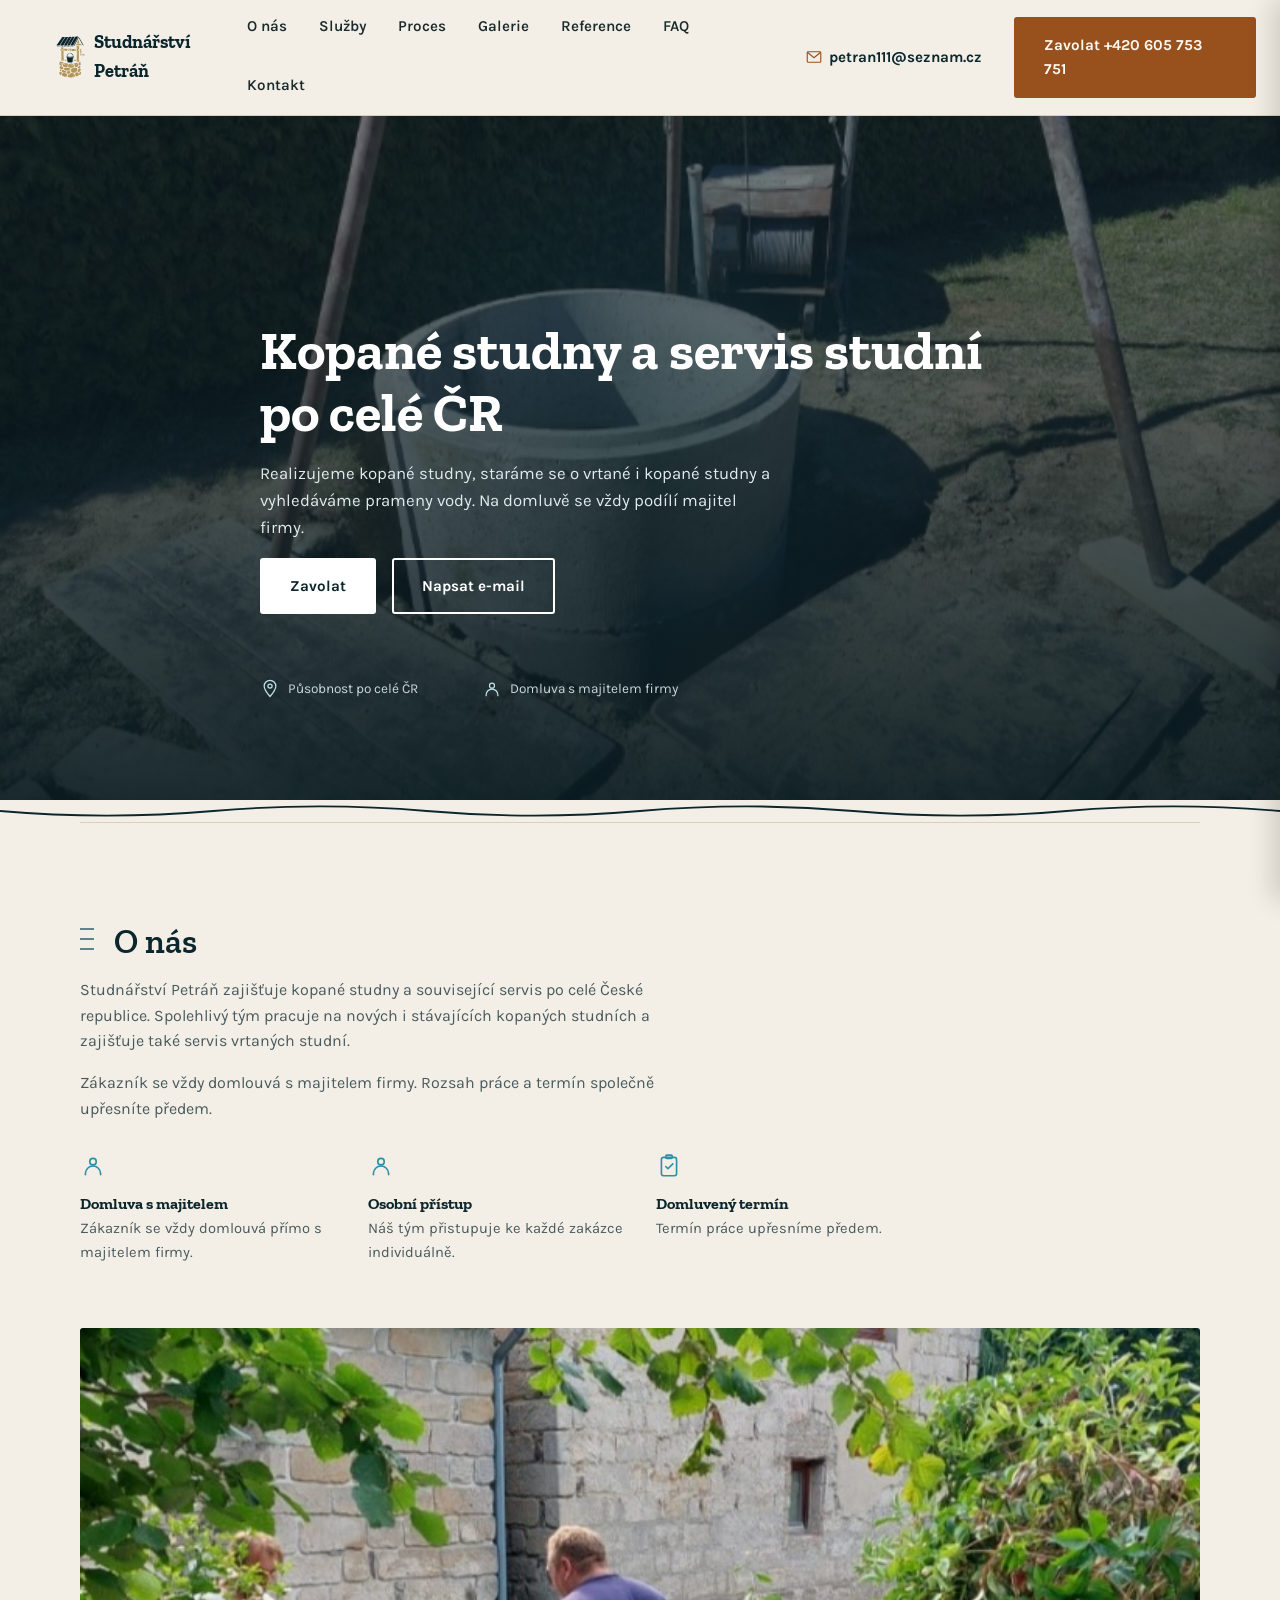
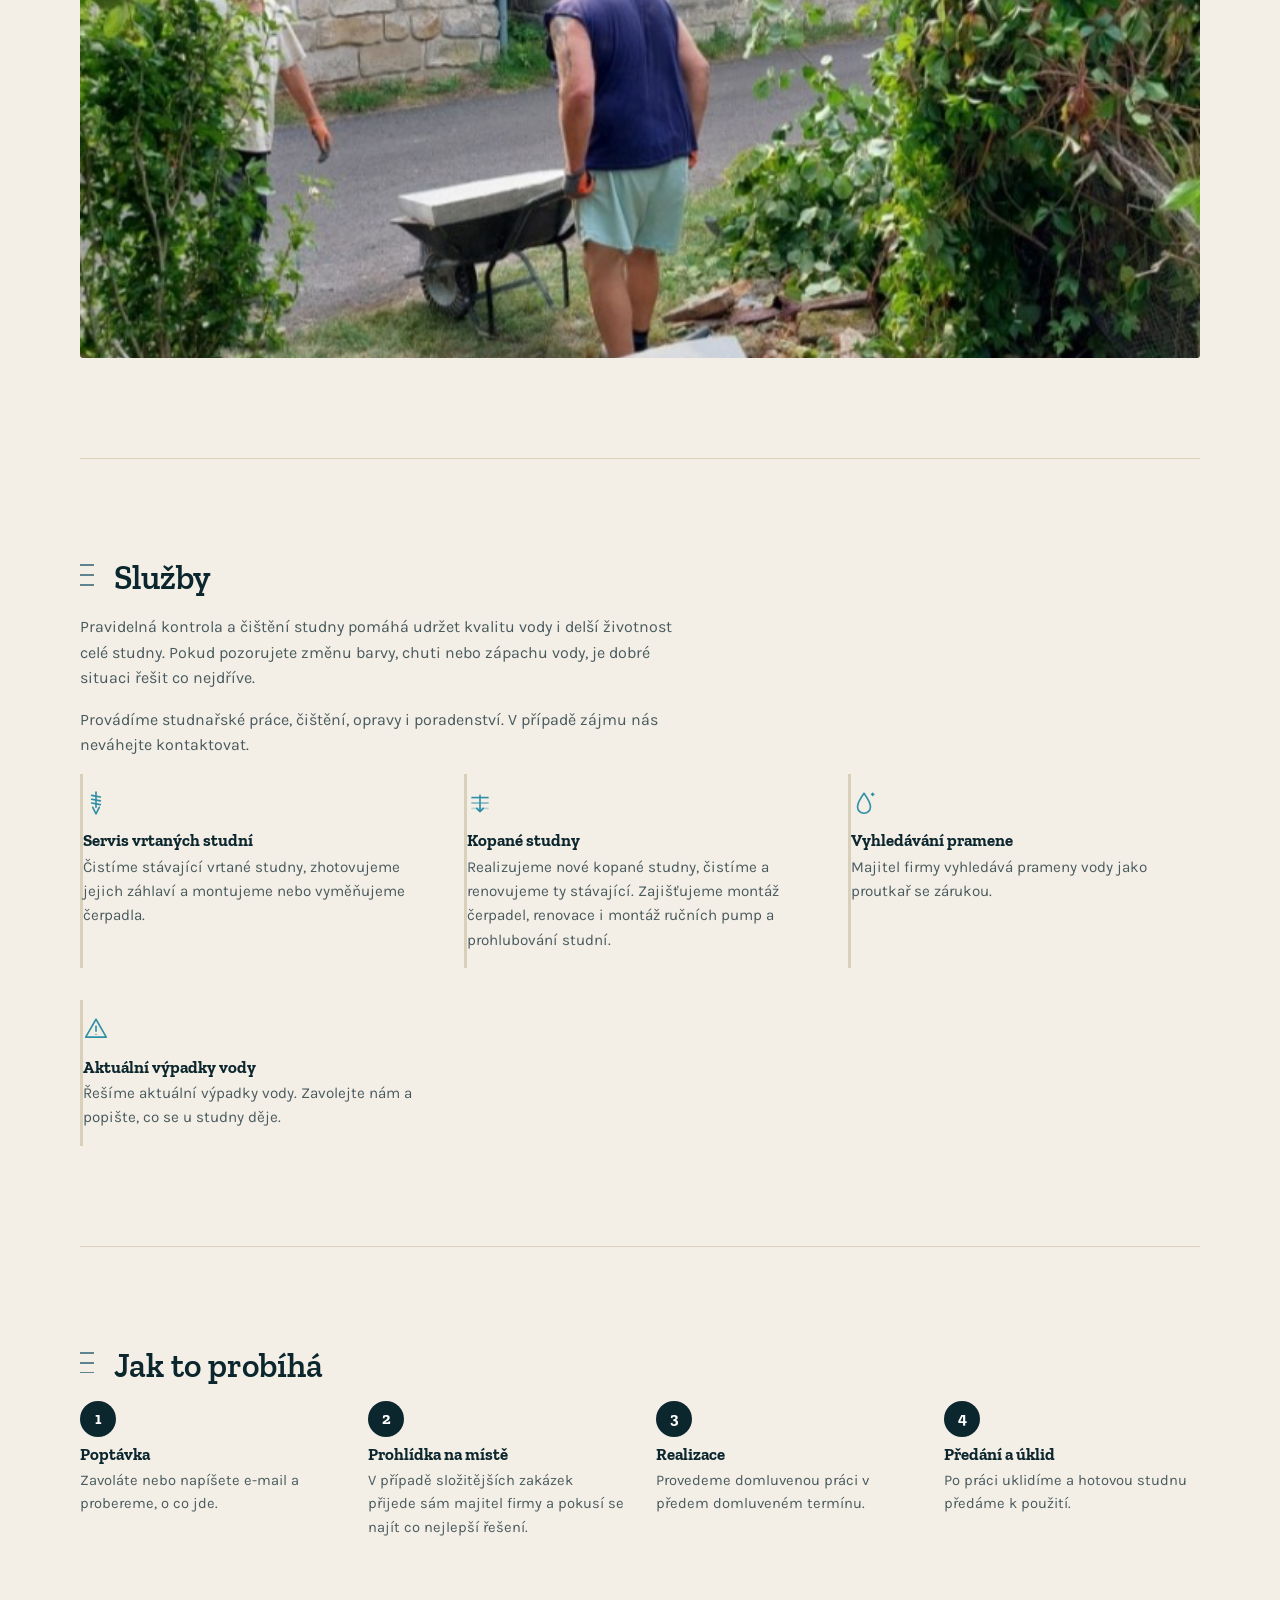
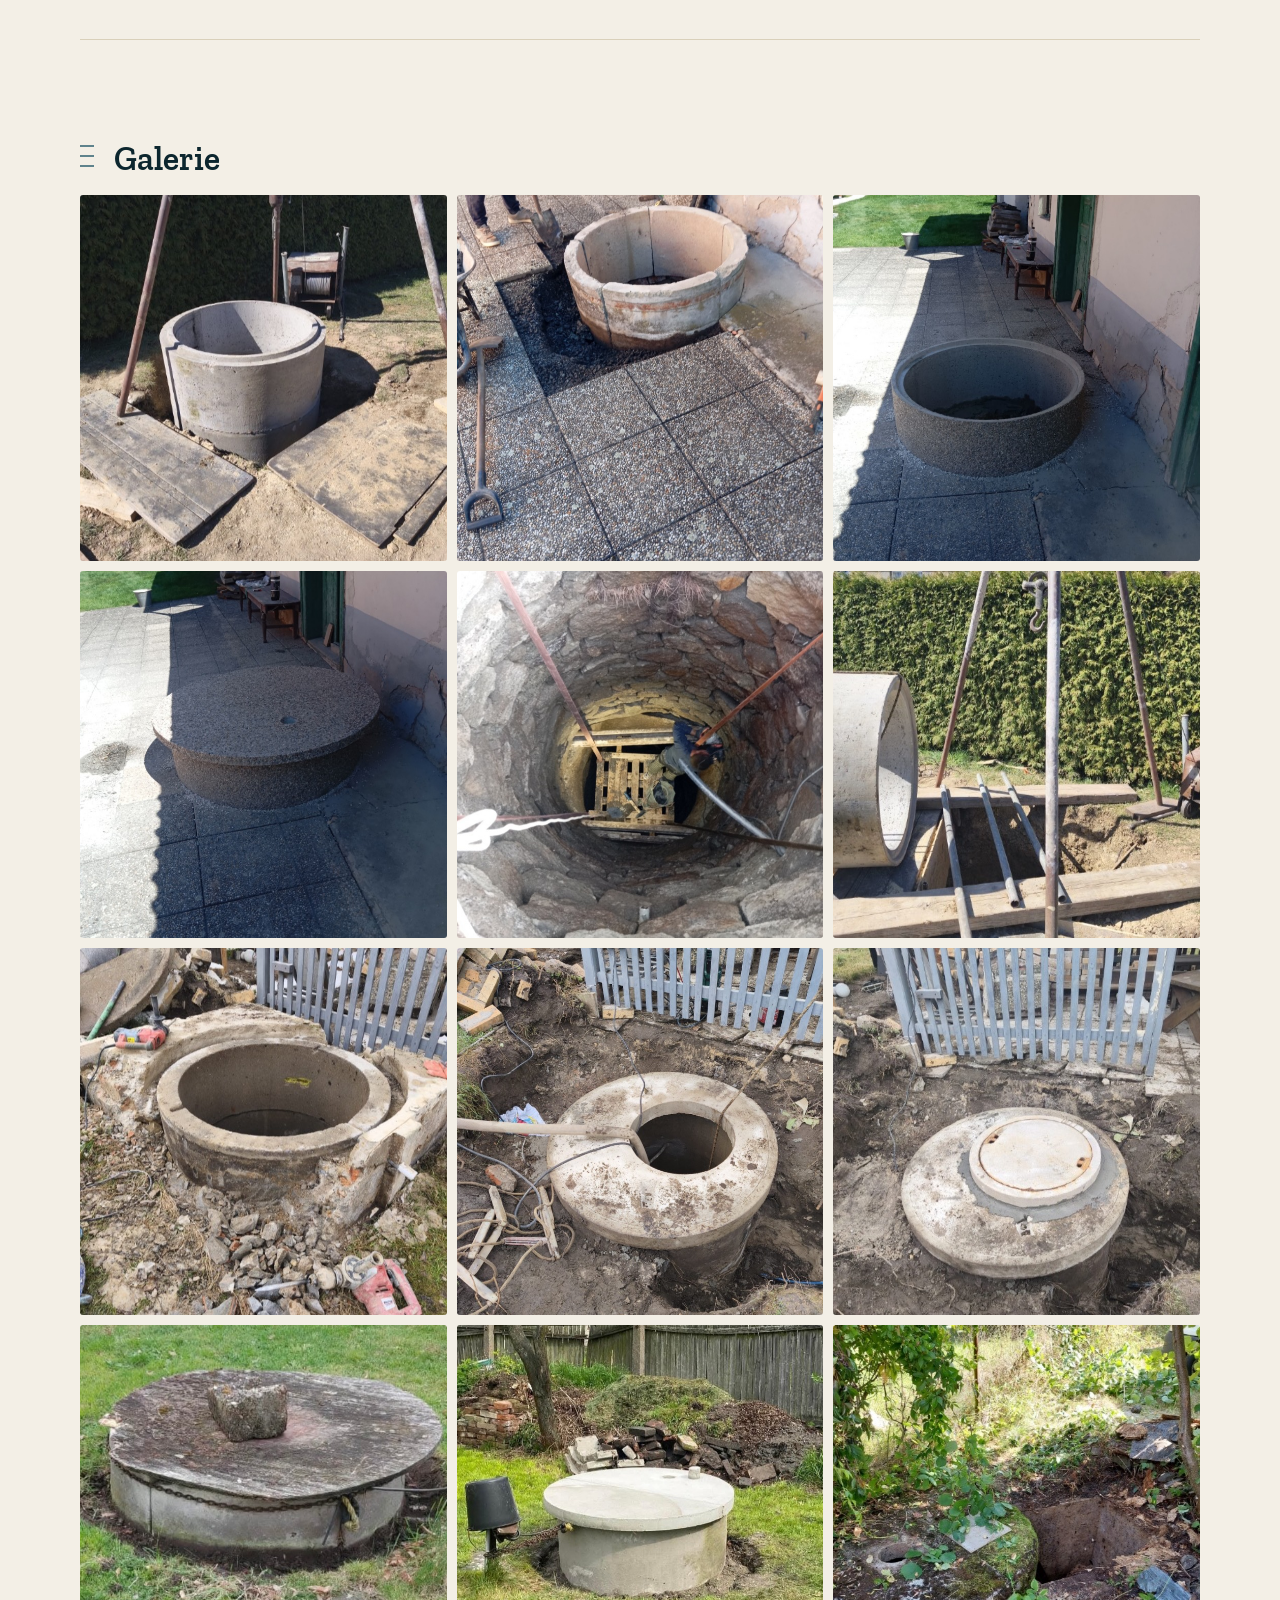
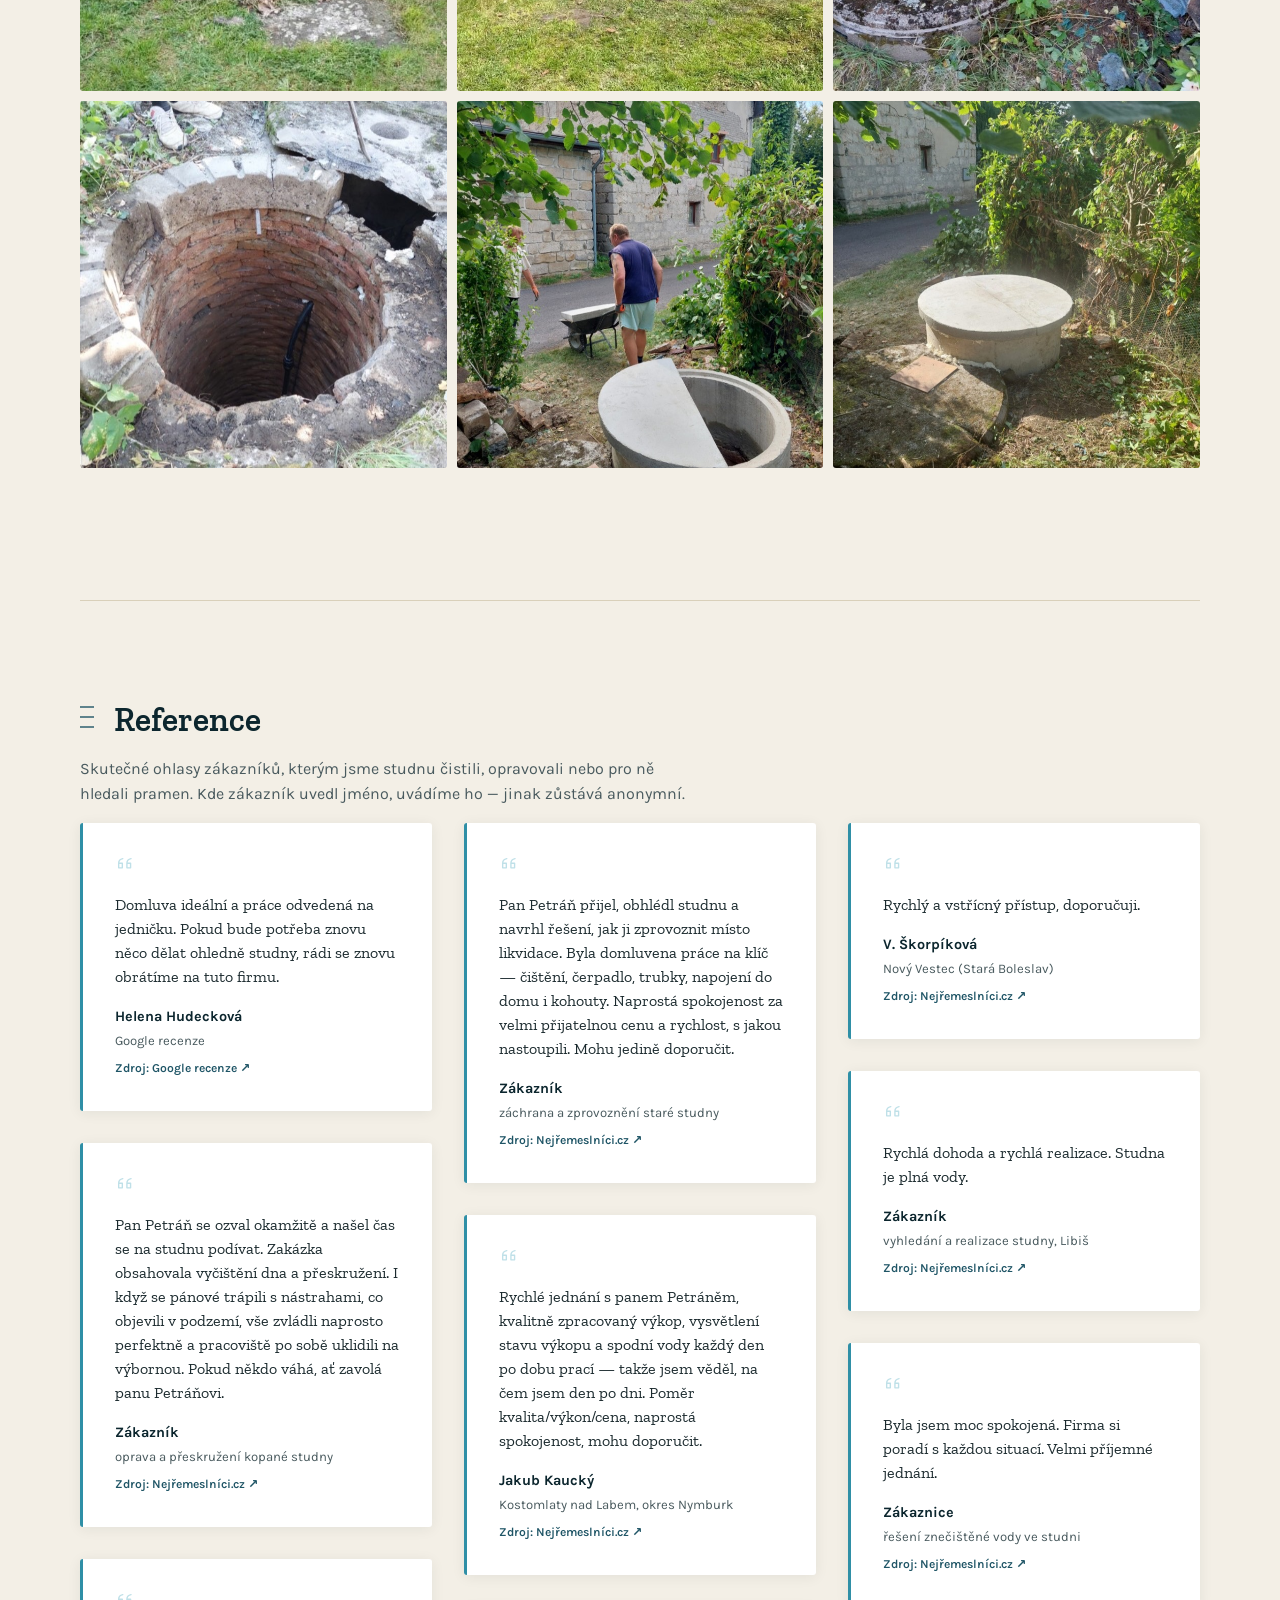
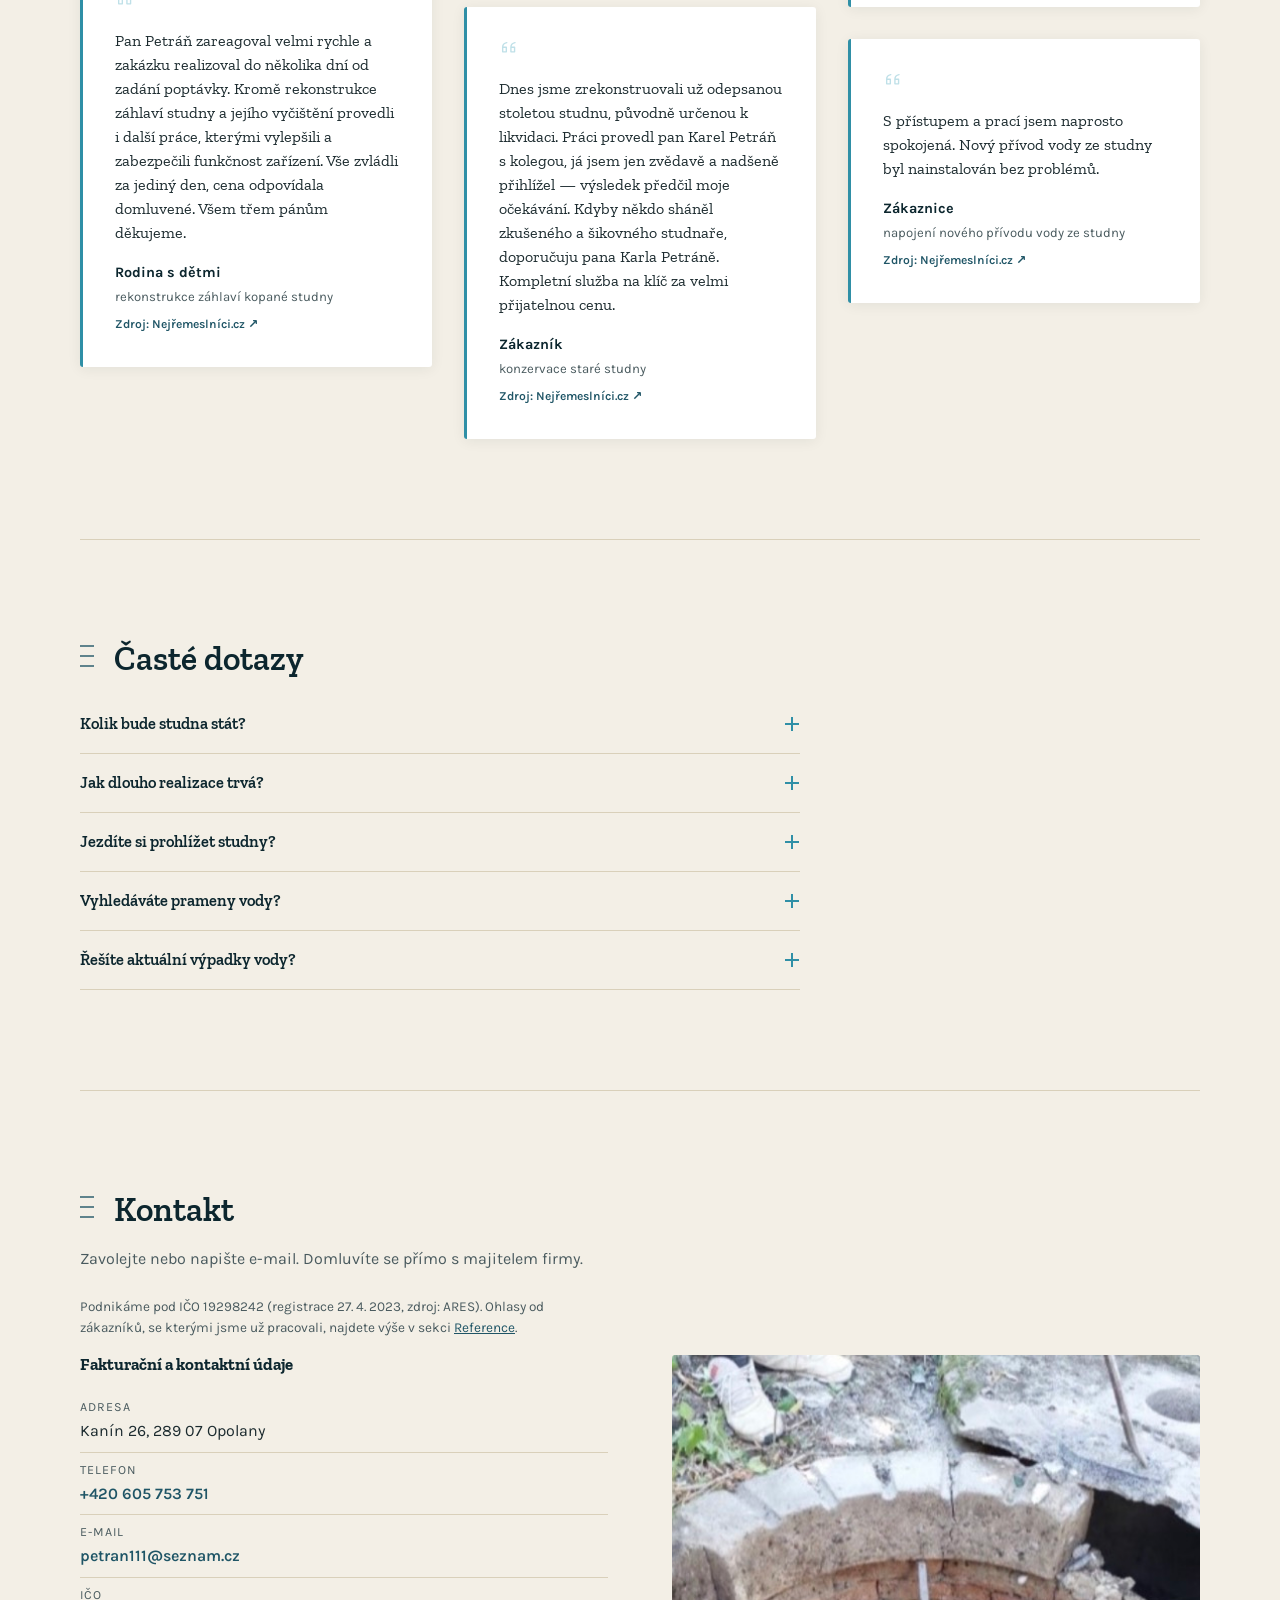
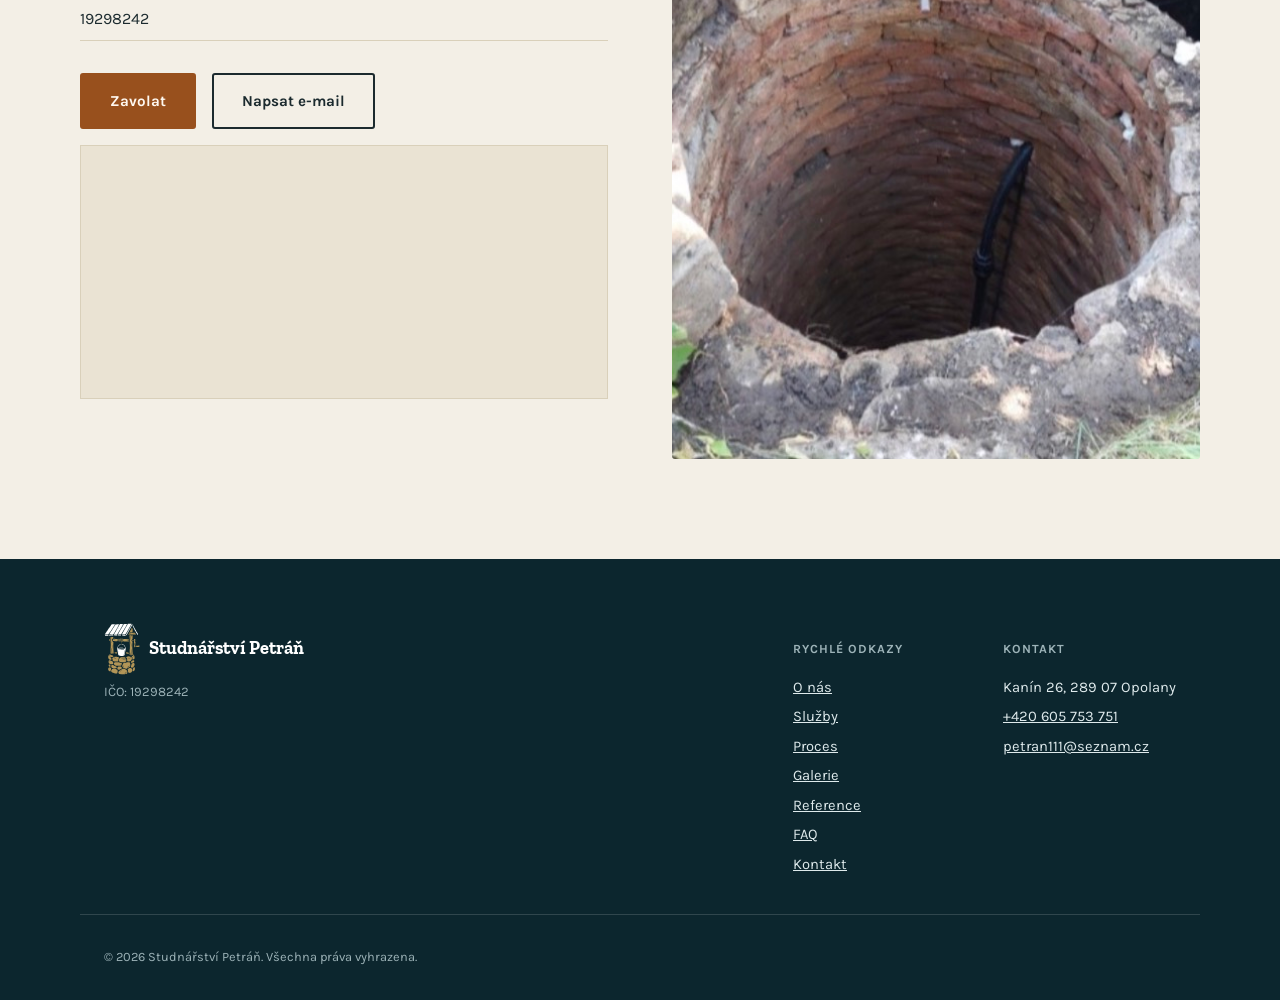
<file: index.html>
<!DOCTYPE html>
<html lang="cs">
<head>
<meta charset="UTF-8">
<meta name="viewport" content="width=device-width, initial-scale=1">
<title>Studnářství Petráň | Kopané studny a servis po celé ČR</title>
<meta name="description" content="Kopané studny, servis vrtaných studní a vyhledávání pramene po celé ČR. Zavolejte Studnářství Petráň nebo napište e-mail.">
<link rel="canonical" href="https://studnarstvipetran.cz/">

<meta property="og:type" content="business.business">
<meta property="og:site_name" content="Studnářství Petráň">
<meta property="og:title" content="Studnářství Petráň | Kopané studny a servis po celé ČR">
<meta property="og:description" content="Kopané studny, servis vrtaných studní a vyhledávání pramene po celé ČR.">
<meta property="og:url" content="https://studnarstvipetran.cz/">
<meta property="og:locale" content="cs_CZ">
<meta property="og:image" content="https://studnarstvipetran.cz/og-image.jpg">
<meta property="og:image:width" content="1200">
<meta property="og:image:height" content="630">
<meta name="twitter:card" content="summary_large_image">

<link rel="icon" type="image/svg+xml" href="/favicon.svg">
<link rel="icon" type="image/png" sizes="32x32" href="/favicon-32.png">
<link rel="apple-touch-icon" href="/apple-touch-icon.png">

<link rel="preconnect" href="https://fonts.googleapis.com">
<link rel="preconnect" href="https://fonts.gstatic.com" crossorigin>
<link href="https://fonts.googleapis.com/css2?family=Zilla+Slab:wght@500;600;700&family=Karla:wght@400;500;600;700&display=swap" rel="stylesheet">

<link rel="stylesheet" href="style.css">

<script type="application/ld+json">
{
  "@context": "https://schema.org",
  "@type": "LocalBusiness",
  "name": "Studnářství Petráň",
  "telephone": "+420605753751",
  "email": "petran111@seznam.cz",
  "address": {
    "@type": "PostalAddress",
    "streetAddress": "Kanín 26",
    "addressLocality": "Opolany",
    "addressRegion": "Středočeský kraj",
    "postalCode": "289 07",
    "addressCountry": "CZ"
  },
  "areaServed": "CZ",
  "url": "https://studnarstvipetran.cz/"
}
</script>
</head>
<body>

<a class="skip-link" href="#hlavni-obsah">Přeskočit na obsah</a>

<svg aria-hidden="true" style="display:none">
  <symbol id="logo-studna" viewBox="0 0 383 540">
    <path fill="var(--logo-gold,#b29557)" fill-rule="evenodd" d="M185.57,533.35C184.50,533.20 182.37,533.05 180.84,533.02C178.74,532.99 177.73,532.85 176.73,532.47C175.99,532.19 174.26,531.81 172.88,531.62C167.98,530.96 166.85,530.76 164.75,530.15C163.58,529.81 162.34,529.47 162.00,529.40C161.66,529.34 161.01,529.17 160.56,529.03C160.11,528.89 159.68,528.78 159.62,528.79C157.26,528.84 155.08,527.04 151.52,522.10C150.54,520.73 149.00,516.26 149.00,514.76C149.00,512.89 150.15,507.71 150.75,506.88C150.85,506.74 151.12,506.05 151.35,505.34C151.97,503.46 159.51,496.25 160.87,496.25C160.94,496.25 161.37,495.90 161.81,495.47C163.15,494.17 165.51,492.25 165.76,492.25C166.52,492.25 172.20,489.43 173.95,488.18C175.09,487.37 176.69,486.44 177.51,486.10C179.72,485.20 183.36,482.96 185.00,481.48C185.94,480.64 187.87,479.25 188.11,479.25C188.19,479.25 188.73,479.04 189.32,478.79C190.43,478.31 196.41,476.38 197.52,476.15C197.88,476.07 200.83,476.00 204.08,475.99C209.98,475.97 209.98,475.97 211.66,476.75C212.59,477.18 214.19,477.76 215.23,478.04C217.16,478.56 218.49,479.22 220.50,480.64C221.12,481.08 222.47,481.80 223.50,482.23C224.53,482.66 225.57,483.13 225.81,483.26C226.05,483.39 226.39,483.50 226.56,483.50C226.74,483.50 227.45,483.88 228.15,484.36C228.85,484.83 229.85,485.39 230.37,485.61C232.06,486.31 234.92,489.60 236.76,492.96C236.97,493.35 237.55,494.22 238.04,494.89C238.54,495.57 239.20,496.69 239.51,497.38C239.83,498.06 240.45,499.24 240.91,500.00C242.72,503.03 243.10,508.75 241.91,515.38C240.70,522.20 239.54,524.00 235.00,526.17C234.52,526.39 233.28,527.08 232.25,527.69C230.50,528.73 228.23,529.47 225.66,529.86C225.13,529.94 224.59,530.07 224.46,530.15C222.98,531.06 220.48,531.37 209.38,531.98C207.18,532.10 204.42,532.38 203.25,532.60C202.08,532.82 199.96,533.00 198.54,533.00C197.12,533.00 194.93,533.11 193.67,533.25C190.20,533.63 187.72,533.66 185.57,533.35ZM116.69,524.26C115.76,524.14 114.52,523.87 113.94,523.66C113.35,523.45 112.09,523.15 111.12,522.98C110.16,522.81 108.80,522.43 108.09,522.12C107.38,521.81 105.53,521.19 103.97,520.75C102.40,520.30 100.61,519.74 99.99,519.48C99.36,519.23 98.55,518.97 98.18,518.91C97.82,518.84 96.64,518.39 95.57,517.91C94.50,517.43 92.89,516.87 92.00,516.66C89.80,516.15 88.23,515.45 87.08,514.45C85.46,513.04 84.19,512.13 82.53,511.16C80.72,510.10 77.73,507.54 77.31,506.69C75.26,502.57 73.98,497.23 74.76,496.12C74.86,495.99 75.01,495.03 75.11,494.00C75.35,491.43 75.91,489.98 77.38,488.14C78.06,487.27 78.91,486.19 79.25,485.74C81.20,483.14 85.14,478.75 85.51,478.75C85.60,478.75 86.55,478.24 87.64,477.62C88.72,477.01 89.83,476.50 90.09,476.50C90.35,476.50 91.14,476.17 91.84,475.77C92.98,475.13 94.30,474.66 95.87,474.35C97.64,474.00 99.29,473.80 99.91,473.87C100.30,473.91 101.14,473.74 101.77,473.49C103.01,473.00 102.68,472.99 109.14,473.85C110.68,474.06 112.84,474.56 114.02,474.97C115.18,475.39 116.59,475.84 117.16,475.99C117.73,476.14 118.26,476.42 118.34,476.63C118.48,477.00 119.43,477.49 120.33,477.66C121.15,477.82 124.24,479.22 125.82,480.15C127.53,481.15 128.91,481.70 130.25,481.91C133.47,482.40 141.37,490.37 141.86,493.62C141.94,494.18 142.06,494.79 142.12,495.00C142.91,497.71 142.88,499.70 142.02,502.37C141.58,503.72 141.16,505.39 141.09,506.10C140.95,507.50 139.72,512.94 139.11,514.81C138.88,515.54 138.79,516.34 138.89,516.87C139.17,518.37 138.34,520.42 136.85,521.89C135.23,523.48 133.94,523.92 130.70,523.98C129.37,524.00 128.02,524.08 127.70,524.15C126.57,524.38 118.34,524.47 116.69,524.26ZM219.03,523.37C224.60,522.40 227.67,520.21 229.85,515.68C231.30,512.64 232.02,507.18 231.21,505.39C230.75,504.39 230.57,504.60 229.88,506.94C227.36,515.48 224.16,518.93 216.50,521.39C213.56,522.33 212.50,522.76 212.50,523.04C212.50,523.79 215.71,523.95 219.03,523.37ZM261.62,518.36C261.07,518.16 259.76,517.79 258.71,517.53C255.62,516.77 252.79,514.78 251.71,512.62C250.53,510.26 250.42,509.65 249.62,500.35C249.55,499.51 249.38,498.44 249.24,497.98C249.11,497.51 249.00,496.66 249.00,496.08C249.00,495.01 247.84,491.19 246.96,489.38C245.92,487.21 245.67,483.04 246.49,481.46C247.61,479.31 252.07,474.59 255.29,472.15C256.83,470.97 262.20,468.64 263.94,468.38C264.52,468.30 265.54,468.05 266.19,467.84C268.29,467.16 272.00,467.19 275.00,467.92C280.56,469.26 285.38,471.01 286.25,472.01C286.32,472.09 286.91,472.52 287.56,472.97C288.82,473.82 289.18,474.35 290.03,476.67C290.32,477.47 290.67,478.25 290.79,478.41C291.03,478.71 291.37,479.70 291.77,481.25C291.89,481.73 292.06,483.14 292.15,484.38C292.24,485.61 292.43,486.78 292.58,486.96C292.89,487.34 292.92,492.53 292.63,494.12C292.53,494.68 292.42,495.46 292.38,495.88C292.18,498.34 291.66,499.65 289.73,502.54C289.24,503.28 288.47,504.67 288.02,505.63C287.58,506.59 287.10,507.62 286.95,507.92C286.40,509.04 285.19,510.24 283.83,511.03C283.05,511.47 281.68,512.55 280.78,513.42C279.89,514.29 279.05,515.00 278.93,515.00C278.80,515.00 278.40,515.21 278.04,515.46C277.19,516.06 274.60,517.02 274.40,516.82C274.32,516.74 274.25,516.78 274.25,516.91C274.25,517.05 273.38,517.34 272.31,517.56C266.22,518.83 263.48,519.04 261.62,518.36ZM170.33,501.52C178.61,497.36 180.65,496.12 183.08,493.78C186.58,490.41 186.98,488.35 183.70,490.57C181.37,492.16 179.66,493.20 176.94,494.67C166.41,500.40 165.70,500.84 162.52,503.67C161.28,504.78 161.21,505.53 162.37,505.31C162.74,505.24 166.32,503.54 170.33,501.52ZM61.86,502.79C61.73,502.68 61.12,502.44 60.50,502.26C59.88,502.09 59.08,501.73 58.71,501.47C58.35,501.21 57.94,501.00 57.80,501.00C57.67,501.00 57.43,500.85 57.28,500.66C57.12,500.47 56.54,500.24 55.98,500.15C55.43,500.06 54.79,499.89 54.55,499.77C54.32,499.65 53.58,499.29 52.91,498.96C52.24,498.64 51.17,497.82 50.53,497.13C49.90,496.45 48.78,495.30 48.06,494.59C47.34,493.88 46.75,493.24 46.75,493.17C46.75,493.11 46.24,492.14 45.61,491.03C43.73,487.68 43.27,485.33 43.34,479.38C43.41,474.25 44.19,470.28 45.76,467.09C47.26,464.02 49.99,461.93 53.72,460.98C56.21,460.34 56.44,460.36 58.95,461.41C60.35,461.99 61.76,462.38 62.90,462.50C63.87,462.59 65.17,462.91 65.77,463.20C66.38,463.49 67.27,463.89 67.75,464.08C69.63,464.82 72.40,467.23 73.75,469.28C74.96,471.12 75.01,474.87 73.89,478.87C73.69,479.56 73.40,480.63 73.24,481.25C73.08,481.87 72.53,483.27 72.00,484.38C71.48,485.48 70.98,486.66 70.88,487.00C70.79,487.34 70.39,488.52 70.00,489.62C69.51,491.00 69.19,492.59 68.97,494.75C68.62,498.24 68.36,498.89 66.52,500.84C64.96,502.49 62.63,503.47 61.86,502.79ZM298.28,501.74C296.96,500.48 296.49,496.95 297.34,494.59C298.14,492.34 298.97,486.89 299.50,480.38C300.18,471.85 300.21,471.78 303.28,469.09C305.33,467.30 306.33,466.05 308.32,462.85C309.44,461.05 310.94,460.37 313.75,460.38C315.45,460.39 316.34,460.51 316.88,460.80C318.07,461.44 319.72,463.47 319.89,464.48C319.97,464.97 320.18,465.88 320.36,466.50C321.06,468.87 321.31,471.05 321.16,473.34C321.08,474.59 320.94,477.03 320.86,478.75C320.78,480.47 320.62,482.40 320.49,483.04C320.26,484.23 318.43,488.71 318.07,488.98C317.84,489.15 316.08,492.89 315.88,493.67C315.57,494.80 311.45,498.04 309.73,498.50C309.12,498.66 307.16,499.52 305.38,500.40C301.46,502.33 299.34,502.73 298.28,501.74ZM152.08,485.67C151.69,485.56 150.81,485.23 150.12,484.95C148.94,484.47 148.37,484.22 145.75,483.06C144.46,482.49 141.30,480.18 140.76,479.40C140.32,478.79 140.36,478.91 139.89,476.41C139.68,475.33 139.30,473.87 139.04,473.16C138.51,471.73 138.53,470.52 139.11,468.62C139.34,467.87 139.50,466.42 139.50,464.96C139.50,462.20 139.84,461.35 142.39,457.73C144.41,454.86 146.60,453.69 152.00,452.61C152.34,452.54 153.30,452.27 154.12,452.00C156.72,451.17 165.25,450.95 168.75,451.62C169.09,451.69 169.74,451.80 170.18,451.87C170.63,451.95 171.67,452.45 172.51,452.98C173.85,453.86 175.74,454.50 176.95,454.50C178.75,454.50 183.13,459.27 184.51,462.75C185.32,464.76 185.26,468.26 184.38,470.58C183.03,474.18 181.55,475.65 177.62,477.27C176.52,477.73 175.18,478.40 174.62,478.76C173.21,479.71 171.35,480.61 169.75,481.12C168.25,481.60 165.23,483.08 164.28,483.80C163.57,484.33 162.38,484.68 160.50,484.89C159.74,484.97 158.69,485.15 158.16,485.29C156.20,485.79 153.11,485.98 152.08,485.67ZM227.75,474.13C222.76,473.55 217.15,471.86 211.75,469.30C210.31,468.62 208.74,467.98 208.27,467.87C206.88,467.58 202.50,465.89 200.90,465.03C197.69,463.32 193.00,458.68 193.00,457.21C193.00,456.99 192.39,455.58 191.65,454.09C190.07,450.89 190.03,450.73 189.89,447.00C189.76,443.27 190.06,441.32 191.12,439.09C192.00,437.22 192.63,435.26 193.01,433.18C193.32,431.45 193.43,431.14 194.81,428.38C195.49,427.00 196.26,425.31 196.52,424.62C196.95,423.49 200.26,419.25 200.72,419.25C200.82,419.25 201.96,418.29 203.26,417.13C206.32,414.38 207.38,414.00 212.01,414.00C213.84,414.00 215.52,413.88 215.92,413.71C216.31,413.56 218.54,413.35 220.88,413.25C224.74,413.09 225.25,413.02 226.50,412.42C227.77,411.82 230.41,411.03 231.61,410.88C233.28,410.69 235.50,410.01 235.50,409.70C235.50,409.59 235.62,409.50 235.77,409.50C235.92,409.50 236.38,409.26 236.78,408.98C237.19,408.69 237.65,408.43 237.82,408.40C237.99,408.37 238.79,408.14 239.61,407.90C241.97,407.20 243.66,406.99 247.00,406.98C248.72,406.98 251.53,406.89 253.25,406.78C255.49,406.64 256.91,406.68 258.25,406.91C259.28,407.09 261.02,407.24 262.12,407.25C265.39,407.27 267.98,409.00 268.71,411.65C269.41,414.21 270.07,416.06 270.63,417.07C272.14,419.81 273.73,430.27 273.62,436.75C273.49,444.13 273.22,446.82 272.40,448.75C272.02,449.64 271.59,450.82 271.44,451.38C270.86,453.49 268.77,455.84 266.38,457.06C265.82,457.33 264.87,457.93 264.25,458.37C263.63,458.82 262.51,459.38 261.75,459.62C259.55,460.31 256.79,461.57 256.00,462.24C255.45,462.71 255.12,462.93 252.88,464.38C251.91,465.00 250.92,465.65 250.68,465.82C250.43,465.99 249.85,466.35 249.39,466.62C248.93,466.90 247.94,467.54 247.20,468.04C246.46,468.55 244.67,469.57 243.24,470.31C241.80,471.06 240.20,471.91 239.68,472.21C238.55,472.86 232.31,474.51 231.17,474.47C230.73,474.45 229.19,474.30 227.75,474.13ZM112.00,470.65C110.97,470.47 109.11,470.19 107.88,470.02C106.64,469.85 105.01,469.56 104.27,469.38C103.44,469.17 101.27,469.03 98.68,469.01C94.02,468.98 90.47,468.56 88.02,467.77C87.14,467.48 86.16,467.20 85.83,467.14C85.08,467.00 83.89,466.16 82.62,464.88C82.08,464.32 81.17,463.53 80.62,463.13C76.92,460.41 76.12,458.13 75.61,448.75C75.45,445.77 75.75,443.76 76.62,442.09C76.83,441.70 77.00,441.21 77.00,441.02C77.01,439.31 78.50,438.08 82.12,436.79C84.86,435.82 85.42,435.77 89.02,436.15C90.57,436.31 91.98,436.40 92.14,436.33C93.83,435.69 101.68,439.19 107.00,442.97C110.08,445.15 110.70,445.53 111.62,445.78C112.17,445.93 113.18,446.42 113.87,446.88C115.25,447.78 118.50,449.54 118.50,449.38C118.50,449.32 118.89,449.44 119.37,449.64C119.85,449.84 120.31,450.00 120.38,449.99C121.02,449.93 122.98,450.83 124.58,451.92C125.66,452.65 126.64,453.25 126.77,453.25C126.90,453.25 127.00,453.34 127.00,453.46C127.00,453.57 127.57,453.93 128.27,454.26C131.87,455.94 133.47,463.61 130.88,466.74C127.90,470.33 126.49,470.83 119.00,470.91C115.67,470.95 113.22,470.86 112.00,470.65ZM57.33,468.52C57.66,468.19 55.82,467.69 54.62,467.79C53.51,467.88 53.38,468.21 54.28,468.70C54.91,469.04 56.93,468.92 57.33,468.52ZM289.62,463.70C288.94,463.60 287.37,463.40 286.14,463.26C282.82,462.87 281.46,461.92 280.00,459.01C279.15,457.33 279.03,456.69 279.24,455.09C279.43,453.71 279.77,452.34 281.38,446.50C281.80,444.96 282.11,442.98 282.26,440.88C282.39,439.09 282.56,437.36 282.63,437.04C282.80,436.35 282.92,435.32 283.14,432.75C283.35,430.38 283.36,430.29 283.88,428.74C284.14,427.96 284.25,427.10 284.17,426.58C283.94,425.19 284.89,423.99 286.97,423.03C287.90,422.60 288.77,422.25 288.90,422.25C289.03,422.25 289.41,421.99 289.75,421.68C292.09,419.53 295.52,417.75 297.34,417.75C297.83,417.75 298.77,417.64 299.43,417.51C300.09,417.38 301.08,417.22 301.63,417.15C302.18,417.09 303.44,416.74 304.43,416.38C306.37,415.69 306.67,415.69 310.37,416.44C313.29,417.04 314.27,418.12 316.61,423.38C317.01,424.27 317.24,425.80 317.66,430.51C317.76,431.58 317.59,432.68 316.89,435.35C316.40,437.25 316.00,439.16 316.00,439.60C316.00,442.08 313.03,447.35 309.42,451.25C308.98,451.73 308.12,452.86 307.52,453.76C306.89,454.70 305.90,455.77 305.20,456.26C302.92,457.88 299.38,460.57 298.08,461.67C296.08,463.38 292.85,464.15 289.62,463.70ZM244.60,459.77C246.76,458.69 250.13,457.16 252.09,456.39C255.44,455.07 258.45,453.45 260.10,452.07C262.80,449.81 265.50,444.45 265.50,441.33C265.50,439.20 264.95,439.61 263.40,442.88C261.43,447.03 258.28,450.00 253.38,452.34C247.43,455.18 240.50,460.11 240.50,461.50C240.50,461.85 240.28,461.94 244.60,459.77ZM206.00,455.99C206.00,455.85 205.54,455.12 204.97,454.37C203.05,451.82 201.25,446.63 201.25,443.63C201.25,442.26 200.51,441.23 199.83,441.65C199.12,442.09 199.20,447.72 199.94,450.05C201.21,454.04 203.10,456.21 205.31,456.24C205.69,456.25 206.00,456.13 206.00,455.99ZM59.81,454.21C56.01,453.67 50.66,449.56 49.73,446.48C47.73,439.81 47.92,435.91 50.39,432.60C52.67,429.55 60.17,430.73 63.97,434.73C65.95,436.81 66.76,438.83 67.02,442.25C67.13,443.69 67.35,445.55 67.51,446.38C67.87,448.31 67.68,449.96 66.89,451.58C65.50,454.43 64.33,454.86 59.81,454.21ZM129.13,444.80C129.05,444.72 128.85,444.63 128.68,444.60C128.20,444.51 125.25,443.77 123.88,443.39C123.19,443.20 122.15,442.97 121.58,442.89C120.96,442.81 119.91,442.34 119.01,441.74C118.17,441.18 117.01,440.56 116.43,440.35C114.45,439.67 113.63,439.19 112.50,438.11C111.88,437.51 110.87,436.76 110.25,436.43C109.11,435.84 108.39,434.74 105.85,429.70C102.77,423.58 102.85,419.27 106.16,414.08C108.72,410.07 111.91,407.99 115.58,407.97C118.52,407.95 121.92,407.94 122.62,407.94C125.28,407.96 133.70,407.97 141.62,407.98C146.71,407.98 151.21,408.04 151.62,408.12C154.82,408.70 158.81,409.85 161.00,410.82C162.92,411.66 163.59,411.93 163.83,411.95C163.94,411.95 164.28,412.12 164.58,412.33C165.11,412.67 168.31,413.53 170.30,413.86C170.81,413.95 171.53,414.18 171.90,414.37C172.27,414.56 173.32,414.80 174.23,414.89C175.13,414.99 176.44,415.27 177.12,415.51C177.81,415.76 178.77,416.02 179.25,416.09C184.16,416.81 186.10,418.94 185.98,423.47C185.88,427.15 185.38,429.85 184.47,431.56C183.00,434.35 182.57,435.35 182.25,436.75C181.61,439.54 180.16,441.35 177.61,442.54C176.23,443.19 175.35,443.41 172.25,443.90C171.77,443.97 171.09,444.10 170.75,444.19C169.90,444.40 167.39,444.39 164.25,444.17C159.67,443.84 155.19,443.77 153.25,443.99C147.58,444.64 129.57,445.24 129.13,444.80ZM288.39,437.22C288.73,435.38 289.28,432.50 289.63,430.82C290.75,425.32 290.11,424.38 288.10,428.59C286.92,431.05 286.68,432.52 286.79,436.73C286.93,442.29 287.44,442.44 288.39,437.22ZM171.54,436.16C176.61,434.42 179.88,430.96 179.70,427.55C179.60,425.57 179.14,425.60 177.76,427.69C175.28,431.43 173.62,432.85 169.24,434.99C166.94,436.12 166.44,436.46 166.64,436.78C166.94,437.25 169.21,436.97 171.54,436.16ZM73.62,429.26C73.21,429.16 72.43,428.89 71.89,428.66C70.70,428.15 67.56,427.36 65.95,427.16C64.76,427.01 64.01,426.67 62.07,425.43C61.50,425.06 60.04,424.42 58.84,424.00C57.64,423.59 56.48,423.09 56.27,422.91C56.05,422.72 55.55,422.30 55.16,421.97C54.77,421.64 54.30,421.09 54.12,420.75C53.94,420.41 53.58,419.90 53.33,419.62C52.55,418.79 51.75,417.57 51.75,417.21C51.75,417.03 51.50,416.58 51.19,416.22C50.88,415.86 50.19,414.62 49.65,413.47C49.12,412.32 48.57,411.15 48.43,410.88C48.28,410.60 48.08,409.31 47.97,408.00C47.86,406.69 47.68,404.93 47.57,404.09C47.34,402.39 47.69,399.46 48.51,396.12C48.78,395.02 49.01,393.68 49.01,393.12C49.01,391.91 50.26,388.89 51.03,388.23C52.31,387.11 56.40,386.43 57.71,387.10C58.14,387.33 58.58,387.51 58.68,387.52C58.79,387.52 59.12,387.69 59.43,387.89C60.41,388.53 62.57,389.22 64.50,389.52C65.53,389.68 67.28,390.14 68.38,390.55C69.47,390.96 71.81,391.72 73.56,392.24C75.31,392.77 77.22,393.43 77.81,393.70C78.39,393.98 79.49,394.46 80.25,394.77C81.01,395.08 81.91,395.53 82.25,395.75C82.59,395.98 83.76,396.59 84.85,397.10C91.39,400.17 96.64,409.22 96.60,417.38C96.57,424.82 93.68,427.77 85.79,428.38C84.64,428.47 83.46,428.59 83.16,428.65C82.87,428.72 81.33,428.83 79.75,428.90C78.17,428.97 76.55,429.14 76.15,429.27C75.33,429.53 74.70,429.53 73.62,429.26ZM283.25,413.51C281.41,413.16 280.61,412.43 279.46,410.07C278.00,407.06 279.64,403.64 285.11,398.27C286.29,397.11 287.25,396.07 287.25,395.96C287.25,395.39 289.50,392.74 290.85,391.72C292.87,390.19 293.04,390.11 295.77,389.50C297.07,389.20 298.63,388.80 299.25,388.60C305.76,386.49 306.89,386.34 309.34,387.26C312.66,388.50 313.42,389.63 314.23,394.56C315.18,400.27 314.17,403.15 310.19,406.06C309.68,406.44 309.15,406.75 309.02,406.75C308.90,406.75 308.75,406.84 308.71,406.96C308.43,407.66 304.90,409.00 299.10,410.63C297.98,410.94 296.83,411.32 296.54,411.48C296.24,411.64 296.00,411.71 296.00,411.64C296.00,411.57 295.63,411.73 295.19,412.00C294.74,412.28 294.18,412.50 293.95,412.50C293.71,412.50 293.04,412.66 292.45,412.85C291.86,413.05 290.19,413.27 288.75,413.36C287.31,413.44 285.68,413.54 285.12,413.59C284.57,413.64 283.73,413.60 283.25,413.51ZM181.25,407.83C180.91,407.78 179.61,407.58 178.38,407.38C177.14,407.18 175.68,406.96 175.12,406.89C174.57,406.82 173.73,406.64 173.25,406.50C172.77,406.36 171.60,406.13 170.66,405.99C166.64,405.41 163.72,403.73 159.81,399.75C156.41,396.29 155.95,394.27 155.67,381.50C155.57,377.25 155.94,375.68 157.74,372.63C158.57,371.24 159.25,369.92 159.25,369.71C159.25,369.25 160.31,367.76 162.36,365.33C163.19,364.34 164.32,362.96 164.88,362.25C168.59,357.50 175.18,354.95 182.25,355.54C185.33,355.79 185.90,355.77 188.75,355.28C192.05,354.72 193.66,354.62 194.20,354.96C194.38,355.08 195.11,355.08 195.83,354.97C197.86,354.66 201.95,354.56 203.88,354.79C204.84,354.90 206.69,355.10 208.00,355.23C209.31,355.36 210.54,355.52 210.75,355.57C210.96,355.63 211.46,355.76 211.88,355.87C212.29,355.98 212.74,356.15 212.88,356.25C213.01,356.35 213.57,356.51 214.12,356.61C216.49,357.01 220.76,359.04 221.98,360.35C222.31,360.70 223.21,361.40 223.98,361.89C228.32,364.70 227.44,368.62 222.09,370.24C220.44,370.74 218.94,370.84 210.88,371.00C210.60,371.00 206.78,370.98 202.38,370.96C187.13,370.85 174.14,372.24 175.70,373.80C175.85,373.95 178.32,374.15 181.54,374.27C188.08,374.52 192.75,374.85 198.62,375.50C210.22,376.76 209.50,376.75 224.21,375.80C228.53,375.52 231.04,376.62 232.39,379.38C233.35,381.35 233.16,383.62 231.37,391.12C231.04,392.50 230.70,394.30 230.62,395.12C230.42,397.03 230.34,397.33 229.55,398.98C228.50,401.16 225.11,404.25 223.76,404.25C223.61,404.25 223.02,404.47 222.43,404.74C220.89,405.46 218.37,405.99 216.48,406.00C215.58,406.00 213.78,406.23 212.48,406.51C210.39,406.96 209.38,407.01 203.38,406.95C194.81,406.87 188.98,407.09 186.15,407.60C184.04,407.98 182.63,408.05 181.25,407.83ZM54.34,401.81C54.53,401.43 54.77,400.73 54.87,400.25C54.97,399.77 55.25,398.64 55.51,397.75C56.08,395.73 56.63,391.94 56.42,391.40C55.57,389.18 53.25,394.63 53.20,398.96C53.16,402.34 53.56,403.34 54.34,401.81ZM125.62,400.60C119.32,400.26 114.31,399.71 109.96,398.87C109.64,398.80 108.47,398.68 107.38,398.60C104.82,398.40 103.13,397.93 101.65,396.99C101.00,396.58 99.94,396.12 99.29,395.97C95.76,395.16 95.40,394.96 92.83,392.50C90.62,390.37 89.13,386.89 89.29,384.19C89.36,383.09 89.40,383.07 90.17,383.79C90.92,384.50 90.95,383.98 90.28,382.12C88.24,376.52 87.69,375.09 87.49,374.89C87.36,374.76 87.25,374.46 87.25,374.23C87.25,374.00 87.02,373.10 86.74,372.22C85.02,366.85 85.16,364.82 87.40,362.46C89.55,360.19 90.02,359.87 93.50,358.28C94.48,357.83 94.39,357.90 96.45,355.96C98.09,354.43 100.57,353.07 102.09,352.88C102.62,352.82 103.28,352.69 103.55,352.61C103.83,352.52 104.29,352.41 104.59,352.36C104.88,352.31 105.80,352.15 106.62,352.00C107.45,351.86 108.35,351.64 108.62,351.50C108.90,351.37 109.69,351.21 110.38,351.14C111.06,351.08 111.91,350.97 112.25,350.91C118.80,349.76 119.53,349.72 123.50,350.17C125.22,350.37 127.13,350.53 127.75,350.52C128.37,350.52 130.34,350.79 132.12,351.13C133.91,351.46 136.33,351.85 137.50,352.00C139.48,352.24 141.23,352.60 145.25,353.58C146.14,353.80 148.11,354.22 149.62,354.51C153.78,355.31 155.83,356.54 157.14,359.04C157.67,360.06 156.28,363.39 153.76,367.12C150.19,372.41 149.50,374.99 149.50,382.99C149.50,384.88 149.39,387.01 149.26,387.71C149.12,388.42 148.94,390.54 148.85,392.43C148.64,397.08 148.28,397.82 145.65,399.10C142.89,400.45 134.56,401.07 125.62,400.60ZM217.32,399.46C220.39,397.82 223.64,393.52 223.45,391.35C223.32,389.74 222.84,390.11 220.61,393.53C219.43,395.35 217.90,397.37 217.23,398.00C215.63,399.50 215.68,400.34 217.32,399.46ZM256.71,399.39C256.66,399.34 255.56,399.23 254.25,399.14C246.70,398.62 241.83,396.23 240.59,392.45C240.21,391.30 240.15,389.91 240.12,381.62C240.10,376.40 240.00,371.62 239.89,371.00C239.54,369.06 238.03,366.44 235.79,363.88C235.55,363.60 234.46,362.31 233.37,361.00C232.28,359.69 231.24,358.47 231.06,358.29C229.68,356.85 229.71,354.88 231.13,353.57C232.69,352.14 234.06,351.58 239.50,350.12C240.81,349.77 242.29,349.26 242.79,348.99C243.74,348.47 248.13,347.30 249.88,347.09C250.43,347.03 251.32,346.85 251.88,346.70C252.43,346.54 253.04,346.37 253.25,346.31C254.58,345.95 259.49,346.23 263.00,346.88C263.21,346.92 264.09,347.23 264.94,347.58C265.80,347.93 266.50,348.15 266.50,348.08C266.50,348.00 266.64,348.06 266.81,348.20C267.35,348.64 269.57,349.43 270.75,349.60C275.36,350.27 283.85,352.81 284.49,353.71C284.57,353.82 284.98,354.15 285.41,354.45C285.88,354.78 286.58,355.74 287.13,356.81C287.64,357.81 288.33,358.99 288.67,359.44C289.95,361.15 290.39,370.93 289.32,373.88C289.02,374.70 288.59,376.20 288.36,377.20C287.38,381.58 282.84,389.17 280.47,390.38C279.50,390.88 277.90,392.16 275.38,394.45C272.11,397.41 267.92,398.91 262.25,399.15C260.67,399.21 258.80,399.31 258.09,399.37C257.38,399.42 256.76,399.43 256.71,399.39ZM67.78,382.88C67.18,382.68 65.89,382.12 64.91,381.64C63.89,381.14 62.54,380.69 61.75,380.60C60.00,380.40 57.38,379.22 56.25,378.13C55.77,377.67 54.70,376.93 53.88,376.49C51.96,375.46 51.08,374.62 49.18,372.00C48.33,370.83 47.43,369.65 47.18,369.38C46.69,368.84 45.00,365.45 45.00,364.99C45.00,364.85 44.81,364.37 44.58,363.93C44.32,363.44 44.11,362.34 44.05,361.12C43.86,357.40 43.86,348.38 44.05,347.00C44.15,346.24 44.31,345.12 44.39,344.50C45.00,339.84 45.14,339.57 47.56,337.91C50.78,335.70 55.29,333.89 56.88,334.16C58.74,334.48 60.33,334.51 61.62,334.25C62.45,334.09 63.63,333.90 64.25,333.83C64.87,333.76 65.77,333.62 66.25,333.53C67.31,333.31 75.57,333.37 76.62,333.61C77.04,333.70 77.70,333.94 78.10,334.14C78.50,334.34 78.98,334.50 79.17,334.50C79.35,334.50 79.70,334.60 79.94,334.73C80.38,334.97 83.64,335.75 84.60,335.86C86.06,336.02 89.77,337.77 90.87,338.82C91.15,339.08 92.44,340.01 93.75,340.89C96.67,342.84 96.84,342.98 97.23,343.72C98.54,346.16 96.95,349.09 93.62,350.38C92.66,350.75 91.68,351.16 91.44,351.28C91.20,351.40 90.90,351.50 90.76,351.50C90.63,351.50 89.89,351.78 89.13,352.11C88.36,352.45 87.69,352.73 87.62,352.74C87.56,352.75 86.89,352.98 86.15,353.26C84.61,353.84 81.84,354.61 80.44,354.86C79.06,355.10 76.63,354.58 74.50,353.58C72.60,352.69 71.06,352.12 65.00,350.09C63.14,349.47 60.25,348.24 58.56,347.37C56.88,346.49 55.50,345.89 55.50,346.04C55.50,346.69 58.46,349.45 61.27,351.41C62.98,352.60 65.06,354.20 65.89,354.97C68.33,357.23 69.31,358.09 70.50,359.00C73.96,361.63 75.86,365.40 77.14,372.20C77.33,373.21 77.56,374.14 77.64,374.27C77.91,374.71 77.78,378.12 77.44,379.19C77.12,380.21 75.32,382.66 75.08,382.41C75.01,382.35 74.56,382.46 74.07,382.66C72.79,383.20 69.14,383.32 67.78,382.88ZM297.95,378.11C295.70,376.89 294.04,367.14 295.15,361.62C295.42,360.27 295.33,357.16 294.97,355.62C294.33,352.88 293.29,351.55 290.80,350.29C289.30,349.53 287.81,348.09 287.62,347.21C287.32,345.88 287.58,345.67 292.88,342.89C293.70,342.45 294.94,341.89 295.62,341.64C296.31,341.39 297.10,341.05 297.38,340.89C297.65,340.72 298.68,340.27 299.67,339.90C301.59,339.17 302.57,338.40 304.17,336.35C305.23,334.98 305.41,334.59 306.25,331.89C307.41,328.16 308.81,327.36 311.28,329.05C312.99,330.21 313.37,331.11 313.30,333.79C313.16,338.50 312.96,338.94 308.69,343.98C305.39,347.88 306.61,348.18 311.75,344.73L313.13,343.81L315.00,344.73C317.73,346.06 317.78,346.21 317.76,352.42C317.72,360.55 317.72,361.51 317.78,364.12C317.83,367.03 317.56,367.95 315.96,370.31C314.58,372.35 312.88,373.99 311.49,374.65C310.88,374.94 309.08,375.80 307.50,376.57C303.35,378.57 299.83,379.13 297.95,378.11ZM134.00,370.13C134.00,369.72 131.63,368.60 128.50,367.54C126.51,366.86 123.53,365.85 121.88,365.29C111.96,361.91 106.69,360.87 100.25,361.04C95.15,361.17 93.92,362.01 97.72,362.75C98.49,362.91 100.64,363.37 102.50,363.79C104.35,364.20 105.98,364.56 106.12,364.58C106.26,364.61 106.51,364.80 106.67,365.02C106.84,365.24 107.23,365.40 107.55,365.37C107.87,365.34 108.24,365.41 108.38,365.51C108.51,365.62 109.36,365.84 110.25,366.00C111.14,366.16 112.85,366.56 114.05,366.89C116.93,367.70 125.05,369.37 127.88,369.75C129.11,369.91 130.29,370.08 130.50,370.12C131.15,370.25 134.00,370.26 134.00,370.13ZM257.75,367.47C259.85,367.00 263.01,366.50 265.36,366.25C266.65,366.12 267.97,365.90 268.29,365.77C268.61,365.64 269.83,365.24 271.00,364.87C272.47,364.41 273.39,363.95 274.00,363.38C274.48,362.92 275.79,362.10 276.90,361.54C278.98,360.51 280.50,359.41 280.50,358.94C280.50,358.48 276.08,358.91 272.62,359.71C265.82,361.29 252.24,366.30 252.05,367.30C251.91,368.02 254.88,368.11 257.75,367.47ZM280.85,336.34C279.56,335.47 279.35,335.16 278.73,333.25C277.69,330.06 276.82,324.03 275.76,312.71C274.94,304.01 274.78,302.75 274.49,302.75C274.09,302.75 273.97,307.27 274.05,320.00C274.13,334.55 274.23,333.58 272.51,334.89C270.37,336.52 266.73,334.15 266.40,330.92C266.00,327.00 266.00,322.66 266.40,320.19C266.73,318.12 266.77,316.93 266.60,314.00C266.49,312.01 266.41,309.42 266.43,308.25C266.48,305.02 266.48,300.47 266.42,297.00C266.40,295.28 266.48,291.29 266.62,288.12C266.75,284.96 266.87,281.19 266.88,279.75C266.89,277.28 267.20,273.05 267.39,272.73C267.44,272.65 267.55,272.04 267.64,271.36C267.73,270.68 267.85,269.90 267.90,269.62C268.36,267.23 268.49,265.69 268.61,261.12C268.69,258.24 268.84,254.07 268.93,251.88C269.22,245.41 269.11,227.79 268.78,226.50C268.28,224.54 267.60,208.15 267.74,201.33C267.77,199.84 267.68,198.58 267.51,198.27C267.22,197.72 267.06,193.01 267.32,192.58C267.41,192.44 267.55,188.63 267.62,184.10C267.70,179.58 267.81,174.61 267.87,173.05C267.93,171.50 267.87,169.94 267.74,169.59C267.47,168.89 267.05,165.33 266.86,162.15C266.79,161.07 266.66,160.06 266.56,159.90C266.46,159.75 266.37,157.09 266.36,154.00C266.34,148.39 266.16,145.98 265.36,141.00C264.79,137.44 264.76,131.65 265.30,130.62C266.24,128.86 267.00,128.54 270.52,128.37C274.49,128.18 275.24,128.08 277.00,127.46C280.74,126.16 283.92,126.89 286.62,129.66C287.68,130.75 287.68,130.75 287.85,134.94C288.10,140.90 288.59,145.25 289.02,145.25C289.52,145.25 289.80,142.96 290.00,137.18C290.15,132.81 290.30,130.85 290.53,130.55C293.45,126.67 296.15,127.42 297.50,132.50C298.02,134.46 298.03,138.55 297.51,141.22C297.19,142.89 296.99,145.40 296.88,149.41C296.79,152.59 296.66,155.51 296.59,155.91C296.53,156.30 296.45,158.76 296.41,161.38C296.33,167.57 295.99,168.33 292.38,170.25C286.12,173.59 284.27,179.83 287.53,186.67C288.37,188.44 289.34,189.34 291.71,190.54C293.49,191.45 295.00,192.84 295.64,194.18C296.10,195.17 295.97,200.15 295.37,204.12C295.19,205.36 294.97,208.62 294.88,211.38C294.80,214.12 294.61,217.16 294.47,218.12C294.00,221.31 293.93,246.12 294.38,250.67C294.83,255.17 295.29,271.66 295.07,275.29C294.99,276.72 295.04,278.31 295.21,279.17C295.54,280.84 296.06,288.66 296.14,293.25C296.18,295.37 296.33,296.78 296.62,297.62C296.87,298.39 297.08,300.03 297.15,301.88C297.34,306.80 297.43,308.01 297.82,310.50C298.20,313.00 298.26,324.48 297.90,327.25C297.81,328.01 297.69,328.98 297.64,329.41C297.55,330.36 296.48,332.64 295.74,333.49C294.71,334.68 291.60,334.09 290.04,332.42C289.46,331.80 289.46,331.80 289.76,325.21C290.18,316.10 289.98,306.77 289.29,303.00C287.66,294.12 287.22,286.32 287.75,275.79C288.05,269.90 287.61,268.12 286.98,272.66C286.83,273.74 286.66,274.69 286.61,274.78C286.56,274.86 286.34,276.89 286.14,279.28C285.93,281.67 285.63,284.94 285.47,286.56C285.31,288.17 285.24,290.19 285.33,291.06C285.49,292.79 286.12,299.07 286.49,302.75C287.46,312.28 287.56,314.20 287.41,320.25C287.10,331.98 286.84,333.89 285.28,335.58C283.85,337.13 282.39,337.39 280.85,336.34ZM60.77,328.75C59.00,328.67 58.13,328.52 58.06,328.31C58.00,328.14 57.82,328.00 57.65,328.00C57.08,328.00 56.22,326.12 56.49,325.46C57.57,322.86 63.10,321.70 66.82,323.31C69.31,324.38 71.51,326.96 70.73,327.90C70.06,328.71 66.35,329.03 60.77,328.75ZM253.88,320.63C251.96,320.04 249.55,319.50 248.25,319.38C247.36,319.30 245.50,319.06 244.12,318.86C237.75,317.91 234.70,317.52 232.53,317.40C227.46,317.12 225.12,314.39 226.27,310.12C226.66,308.70 229.53,305.90 231.03,305.48C233.38,304.83 239.54,304.72 242.93,305.26C243.86,305.41 245.07,305.59 245.62,305.66C253.86,306.74 257.53,309.62 257.71,315.14C257.85,319.31 256.38,321.41 253.88,320.63ZM87.17,319.28C85.51,318.56 85.09,317.19 84.76,311.50C84.60,308.82 84.37,305.44 84.26,304.00C84.14,302.56 84.10,299.18 84.17,296.50C84.34,290.41 83.94,285.23 83.35,285.82C83.19,285.98 82.49,294.11 82.01,301.41C81.86,303.76 81.62,306.35 81.49,307.16C81.36,307.96 81.18,310.37 81.10,312.50C80.94,316.90 80.81,317.40 79.67,318.19C76.52,320.34 70.31,318.69 69.38,315.45C69.29,315.14 69.05,314.52 68.85,314.08C68.20,312.63 68.06,310.92 68.19,306.00C68.36,299.82 68.37,297.71 68.25,294.75C68.04,290.04 68.43,260.35 68.71,259.48C69.29,257.63 69.79,252.49 69.62,250.04C69.50,248.40 69.57,246.62 69.83,244.50C70.22,241.38 70.64,231.66 70.55,227.88C70.53,226.78 70.50,223.34 70.49,220.25C70.48,216.90 70.33,213.76 70.14,212.50C69.93,211.17 69.85,209.30 69.93,207.50C70.03,205.28 69.96,204.26 69.63,203.01C69.19,201.33 68.81,195.34 68.73,189.09C68.71,187.19 68.55,184.56 68.37,183.25C68.19,181.94 67.97,179.92 67.88,178.75C67.79,177.58 67.54,175.93 67.34,175.07C67.03,173.79 67.01,173.19 67.25,171.62C67.65,168.97 67.61,166.22 67.13,163.90C66.90,162.82 66.72,160.96 66.73,159.78C66.74,158.59 66.68,155.79 66.60,153.55C66.37,147.35 66.90,145.67 69.09,145.67C70.27,145.67 70.17,145.43 70.59,149.01C71.43,155.96 71.86,162.25 72.13,171.00C72.40,180.19 72.87,184.95 73.34,183.50C73.56,182.81 74.04,169.34 73.89,167.85C73.81,167.04 73.63,163.68 73.49,160.38C73.36,157.07 73.13,153.53 72.99,152.50C72.03,145.44 72.03,145.50 72.73,145.33C73.98,145.01 75.68,145.16 76.53,145.66C77.45,146.19 77.41,146.07 78.00,150.52C78.32,152.91 78.63,153.72 78.85,152.74C79.23,151.03 79.50,149.03 79.50,147.95C79.50,144.79 83.04,143.63 90.12,144.46C96.32,145.18 97.71,146.94 97.14,153.32C96.85,156.56 95.37,158.41 91.61,160.26C86.12,162.95 84.07,166.38 83.48,173.88C83.07,178.94 83.63,183.34 85.02,186.07C86.06,188.12 87.36,190.03 88.06,190.52C90.52,192.27 92.05,193.21 93.01,193.60C98.02,195.60 98.55,198.40 96.97,214.75C96.64,218.08 96.61,218.86 96.37,228.00C96.11,238.13 96.11,239.54 96.30,243.00C96.41,244.86 96.55,248.40 96.61,250.88C96.67,253.35 96.83,255.80 96.96,256.33C97.10,256.85 97.22,259.09 97.24,261.31C97.26,263.52 97.34,265.44 97.42,265.57C97.50,265.70 97.60,268.24 97.64,271.22C97.74,277.61 98.17,286.46 98.50,288.75C98.63,289.64 98.79,292.57 98.86,295.25C98.94,297.93 99.09,300.91 99.21,301.88C99.33,302.84 99.45,305.09 99.47,306.88C99.49,308.66 99.57,311.02 99.64,312.12C99.78,314.02 99.75,314.18 99.07,315.18C97.99,316.77 95.82,318.13 94.07,318.33C93.05,318.45 93.05,318.45 92.88,316.55C92.60,313.62 92.32,313.09 91.74,314.42C91.49,314.99 91.21,316.01 91.13,316.67C90.80,319.13 90.79,319.16 89.80,319.44C88.61,319.77 88.26,319.75 87.17,319.28ZM122.50,317.51C122.16,317.40 121.28,317.00 120.56,316.65C119.00,315.87 117.71,315.39 115.48,314.75C111.40,313.57 108.49,311.11 108.73,309.04C108.79,308.51 110.25,306.66 110.25,307.12C110.25,307.22 110.39,307.20 110.56,307.07C110.73,306.94 111.38,306.81 112.00,306.78C112.62,306.75 113.97,306.41 115.00,306.02C117.62,305.02 119.53,304.67 121.47,304.85C122.38,304.93 124.14,304.85 125.38,304.68C130.66,303.95 134.48,305.23 136.25,308.33C138.74,312.67 135.44,316.41 128.35,317.27C125.15,317.66 123.17,317.74 122.50,317.51ZM74.01,298.46C74.21,296.24 75.35,287.01 75.62,285.39C76.90,277.67 76.29,257.75 74.77,257.75C74.39,257.75 74.25,258.80 73.87,264.38C73.67,267.40 73.40,271.06 73.27,272.50C72.56,280.46 72.85,301.74 73.65,300.93C73.73,300.85 73.89,299.74 74.01,298.46ZM88.59,266.59C88.68,265.95 88.75,264.21 88.75,262.73C88.75,259.04 89.18,250.84 89.66,245.25C90.43,236.38 89.92,223.05 88.88,224.74C88.78,224.91 88.65,227.42 88.59,230.33C88.53,233.24 88.26,238.55 88.00,242.12C87.45,249.39 87.30,262.41 87.73,265.50C87.87,266.53 87.99,267.46 87.99,267.56C88.02,268.25 88.46,267.54 88.59,266.59ZM315.53,251.30C312.03,249.44 311.14,246.30 311.83,238.25C311.94,236.94 312.02,235.28 312.00,234.56C311.98,233.62 312.11,233.04 312.46,232.56C312.72,232.18 313.02,231.48 313.13,231.00C313.28,230.31 314.04,229.25 314.39,229.25C314.42,229.25 314.38,232.56 314.31,236.60C314.18,243.59 314.32,245.93 314.76,244.12C314.86,243.71 314.96,242.42 314.97,241.25C315.00,239.18 315.34,235.76 316.11,229.62C316.76,224.46 316.54,212.17 315.78,210.81C315.39,210.12 315.18,210.97 315.00,213.85C314.90,215.38 314.81,216.03 314.79,215.31C314.77,214.59 314.59,212.96 314.39,211.68C314.20,210.41 313.98,208.93 313.91,208.38C313.83,207.82 313.50,206.25 313.15,204.88C312.81,203.50 312.34,200.86 312.12,199.00C311.90,197.14 311.61,194.78 311.49,193.75C311.36,192.72 311.21,190.84 311.14,189.57C311.07,188.30 310.91,186.34 310.77,185.20C310.16,180.04 310.15,176.93 310.74,175.35C311.19,174.15 311.26,173.59 311.13,172.34C310.82,169.44 312.63,167.02 315.40,166.62C315.93,166.54 316.69,166.42 317.08,166.34C317.77,166.21 317.78,166.22 317.61,167.10C317.39,168.31 317.82,168.27 318.69,167.01C320.54,164.33 325.89,165.35 326.41,168.48C326.53,169.18 325.23,171.28 324.43,171.71C322.16,172.89 320.96,175.11 320.39,179.12C320.18,180.64 319.94,182.20 319.87,182.60C319.79,183.00 319.89,184.07 320.10,184.97C320.30,185.88 320.59,187.86 320.75,189.38C321.33,195.26 322.25,197.00 322.66,193.02C322.83,191.39 322.92,191.31 323.95,191.85C326.10,192.98 326.89,195.30 326.65,199.75C326.56,201.33 326.44,203.92 326.36,205.50C326.29,207.08 326.09,209.33 325.91,210.50C325.73,211.67 325.56,213.81 325.53,215.25C325.51,216.69 325.31,218.72 325.10,219.74C324.89,220.77 324.68,223.08 324.64,224.87C324.55,228.04 323.71,231.70 322.79,232.83C322.66,232.99 322.48,233.52 322.39,234.00C322.20,235.01 322.06,235.37 321.19,237.25C320.79,238.10 320.48,239.34 320.36,240.50C320.07,243.49 320.10,243.70 321.10,246.91C321.82,249.21 321.61,250.37 320.33,251.21C318.92,252.13 317.17,252.17 315.53,251.30ZM281.99,247.60C283.21,238.82 283.48,227.39 282.64,220.38C282.41,218.45 282.01,215.02 281.75,212.75C281.49,210.48 281.04,206.94 280.75,204.88C280.47,202.81 280.12,200.22 279.98,199.12C279.69,196.91 279.02,193.51 278.79,193.12C277.96,191.75 278.21,204.42 279.23,215.55C279.64,219.95 279.99,223.53 280.26,225.88C280.83,230.94 281.21,239.33 281.07,243.93C280.87,250.67 281.31,252.45 281.99,247.60ZM361.20,249.74C359.39,249.25 357.92,249.11 350.82,248.76C348.32,248.64 346.16,248.47 346.03,248.39C345.90,248.31 344.12,248.14 342.08,248.00C340.04,247.87 337.59,247.64 336.62,247.50C335.66,247.37 333.50,247.10 331.82,246.91C328.47,246.53 328.58,246.58 327.13,244.38C325.52,241.93 325.54,240.25 327.20,238.70C329.20,236.83 330.03,236.67 338.50,236.62C345.20,236.58 349.26,236.30 354.50,235.51C357.80,235.01 364.03,234.75 366.09,235.03C371.32,235.72 372.79,239.46 368.50,241.15C367.88,241.40 367.23,241.75 367.04,241.92C366.62,242.34 366.57,242.34 362.31,241.83C356.59,241.14 356.86,241.97 362.87,243.51C366.57,244.46 366.91,244.61 367.37,245.48C369.30,249.22 366.46,251.18 361.20,249.74ZM178.17,224.93C175.55,224.06 177.60,214.00 180.40,214.00C181.01,214.00 181.57,215.48 181.39,216.60C181.30,217.16 181.12,219.13 181.00,220.97C180.71,225.20 180.38,225.67 178.17,224.93ZM80.87,203.75C80.64,200.11 80.35,196.58 80.23,195.90C80.10,195.23 80.00,194.33 80.00,193.90C80.00,192.65 79.50,191.10 79.23,191.52C78.92,192.01 78.95,197.89 79.27,200.62C79.42,201.86 79.74,204.69 79.98,206.90C80.45,211.18 80.67,212.01 81.06,210.98C81.20,210.60 81.14,207.94 80.87,203.75ZM180.26,204.04C179.66,202.74 179.30,201.36 179.15,199.88C178.22,190.26 178.08,186.74 178.50,183.38C178.62,182.41 178.84,180.33 178.99,178.75C179.36,175.03 179.96,171.23 180.39,169.91C180.58,169.34 180.84,168.02 180.98,166.99C181.44,163.55 182.54,162.20 185.22,161.77C187.73,161.37 188.73,162.15 187.67,163.69C184.29,168.58 183.21,175.16 183.45,189.38C183.59,197.81 183.33,200.88 182.29,202.97C181.47,204.62 180.70,205.02 180.26,204.04ZM191.75,193.51C190.04,192.59 189.23,191.42 188.86,189.31C188.67,188.26 188.08,186.82 187.60,186.25C186.56,185.01 186.49,173.94 187.50,170.15C188.49,166.45 190.62,162.42 191.67,162.27C195.41,161.74 195.86,162.79 194.27,168.32C191.66,177.45 191.98,185.44 195.16,190.44C196.18,192.04 196.22,192.79 195.34,193.48C194.51,194.14 192.94,194.15 191.75,193.51ZM162.97,193.25C162.23,193.04 160.56,191.42 160.01,190.39C159.81,190.02 159.38,189.45 159.05,189.12C156.12,186.19 155.99,171.68 158.84,166.07C159.40,164.96 161.54,162.84 162.21,162.72C164.36,162.36 165.12,162.79 165.05,164.38C165.02,165.26 164.70,166.86 164.48,167.27C164.08,168.04 163.25,171.49 162.88,173.99C161.88,180.62 162.82,186.06 165.68,190.29C166.09,190.89 166.49,191.51 166.59,191.68C167.00,192.39 164.19,193.61 162.97,193.25ZM208.18,192.22C201.71,191.71 200.00,190.42 198.03,184.59C197.33,182.51 197.19,176.34 197.82,175.00C198.04,174.52 198.46,173.41 198.75,172.54C199.27,170.97 200.39,169.00 200.77,169.00C200.87,169.00 201.38,168.61 201.88,168.14C202.55,167.50 203.16,167.21 204.21,167.00C204.99,166.86 206.13,166.61 206.75,166.47C208.94,165.95 212.53,165.91 215.23,166.36C216.64,166.59 218.88,166.77 220.21,166.76C223.53,166.72 234.09,167.12 234.38,167.30C234.59,167.43 240.09,167.17 242.85,166.91C243.38,166.86 244.67,166.97 245.72,167.16C246.93,167.37 248.70,167.45 250.58,167.38C255.83,167.17 257.97,168.22 257.66,170.84C257.38,173.24 256.29,173.71 250.02,174.14C240.16,174.82 232.75,175.72 232.75,176.24C232.75,176.74 240.84,177.24 248.94,177.25C253.36,177.25 253.54,177.27 254.49,177.87C256.90,179.39 255.85,181.79 252.62,182.11C251.66,182.21 248.23,182.56 245.00,182.90C241.77,183.24 237.04,183.63 234.50,183.77C227.88,184.14 225.74,184.34 225.68,184.61C225.49,185.46 235.75,185.71 247.07,185.15C256.46,184.67 256.50,184.68 257.63,186.62C259.09,189.10 257.91,191.19 254.61,191.97C253.16,192.32 212.19,192.53 208.18,192.22ZM151.32,190.36C150.32,189.31 149.71,188.44 149.62,187.92C149.35,186.49 149.33,186.38 149.14,185.88C148.78,184.89 148.50,184.37 148.00,183.74C147.37,182.97 147.33,182.72 147.16,178.50C146.94,173.31 147.42,170.75 148.94,169.04C149.39,168.54 149.94,167.62 150.17,167.00C151.37,163.80 154.18,162.08 155.34,163.86C155.72,164.44 155.70,164.57 154.75,166.55C152.08,172.16 151.66,182.85 153.90,188.21C154.09,188.68 154.25,189.24 154.25,189.47C154.25,189.69 154.42,190.20 154.63,190.60C155.10,191.51 154.76,192.00 153.66,192.00C153.02,191.99 152.58,191.69 151.32,190.36ZM171.06,191.66C170.52,191.50 170.20,191.21 170.02,190.70C169.88,190.29 169.66,190.02 169.54,190.10C169.42,190.17 169.33,189.42 169.34,188.43C169.36,187.06 169.24,186.38 168.84,185.62C167.74,183.49 167.53,181.97 167.50,175.88C167.48,172.17 167.85,170.32 169.01,168.45C169.46,167.72 169.81,166.73 169.90,165.94C170.29,162.71 172.81,160.87 175.03,162.18C176.27,162.92 176.29,163.85 175.13,166.88C174.76,167.84 174.19,170.03 173.86,171.75C173.54,173.47 173.15,175.27 173.00,175.75C172.48,177.43 172.64,180.81 173.37,183.75C173.56,184.51 173.75,185.52 173.79,186.00C173.83,186.48 174.00,187.01 174.16,187.18C174.59,187.63 174.84,189.87 174.53,190.45C174.39,190.71 174.33,190.99 174.40,191.06C174.84,191.50 172.18,191.98 171.06,191.66ZM129.25,189.22C126.64,188.95 119.87,188.73 116.00,188.80C107.45,188.94 103.50,188.78 100.38,188.16C100.10,188.10 98.81,187.92 97.50,187.75C94.69,187.40 93.81,187.03 92.64,185.73C90.71,183.59 90.08,181.28 90.70,178.58C91.30,175.98 92.61,175.30 97.38,175.13C102.40,174.95 103.70,174.86 112.41,174.01C116.33,173.62 117.40,173.00 114.94,172.54C113.79,172.32 102.82,171.46 97.47,171.16C94.88,171.01 93.52,170.21 93.51,168.82C93.48,166.12 100.37,163.25 104.40,164.29C104.94,164.43 107.91,164.63 111.00,164.75C114.09,164.86 117.56,165.09 118.70,165.24C120.20,165.45 121.15,165.45 122.08,165.26C122.90,165.10 126.10,165.04 130.81,165.12C138.25,165.24 138.25,165.24 140.06,166.09C143.39,167.66 143.98,168.72 143.14,171.68C142.81,172.89 142.41,174.41 142.26,175.07C141.87,176.81 141.92,181.16 142.35,182.53C143.90,187.51 142.48,189.07 136.38,189.12C134.72,189.14 132.93,189.22 132.38,189.30C131.82,189.38 130.42,189.34 129.25,189.22ZM56.42,184.11C54.14,183.65 53.24,182.77 52.59,180.35C52.01,178.23 52.02,177.94 52.77,174.14C53.29,171.48 53.68,170.63 54.49,170.38C54.77,170.29 55.00,170.12 55.00,170.00C55.00,169.60 57.11,168.98 58.06,169.10C60.62,169.41 61.37,170.84 61.16,174.99C61.07,176.90 61.12,178.93 61.29,180.20C61.58,182.27 61.58,182.27 60.78,183.10C59.73,184.18 58.36,184.50 56.42,184.11ZM329.00,183.97C325.34,181.73 328.16,177.27 332.21,178.89C333.30,179.33 333.75,180.07 333.75,181.45C333.74,183.91 331.16,185.28 329.00,183.97ZM294.83,183.87C290.82,182.07 292.82,177.33 297.88,176.64C299.95,176.36 304.63,177.63 305.19,178.63C305.67,179.49 304.84,182.14 303.80,183.08C302.62,184.15 296.63,184.68 294.83,183.87ZM122.25,182.52C124.78,182.19 122.01,181.61 114.90,180.99C106.82,180.27 100.75,180.38 100.75,181.24C100.75,181.70 102.46,181.99 106.58,182.25C114.35,182.73 119.94,182.82 122.25,182.52ZM275.09,172.81C276.48,166.67 276.85,153.72 275.91,144.38C275.67,142.04 275.33,137.80 275.14,134.95C274.77,129.53 274.51,128.28 274.01,129.59C273.12,131.94 273.07,140.48 273.89,151.75C274.19,155.84 274.24,158.81 274.11,164.16C273.88,173.65 274.22,176.68 275.09,172.81ZM260.25,119.25C259.08,119.14 256.94,119.00 255.50,118.95C252.44,118.85 251.45,118.39 251.03,116.85C250.15,113.70 254.63,110.95 261.00,110.72C261.89,110.69 262.96,110.57 263.38,110.45C263.79,110.34 265.59,110.13 267.38,109.99C271.49,109.67 278.42,108.83 278.79,108.60C279.51,108.16 277.67,107.93 270.79,107.60C260.55,107.11 259.39,106.88 258.38,105.15C257.43,103.54 257.81,101.72 259.42,100.20C260.82,98.87 261.70,98.68 267.00,98.60C269.68,98.55 272.61,98.47 273.50,98.42C275.35,98.31 284.05,99.09 285.00,99.45C285.34,99.58 286.90,99.71 288.45,99.73C290.00,99.76 291.41,99.82 291.57,99.87C291.74,99.92 292.49,100.03 293.25,100.11C294.01,100.19 295.28,100.39 296.09,100.54C297.08,100.73 298.52,100.76 300.59,100.61C304.48,100.35 307.89,100.43 311.50,100.87C313.08,101.07 315.33,101.22 316.50,101.21C320.43,101.18 324.67,102.79 325.83,104.74C327.55,107.65 326.31,109.45 321.85,110.53C317.20,111.65 314.13,112.24 310.88,112.64C309.23,112.84 307.54,113.08 307.12,113.17C304.58,113.73 310.00,113.90 313.88,113.38C323.19,112.13 329.45,112.94 330.88,115.57C331.66,117.03 330.54,118.53 328.38,118.92C327.09,119.15 309.40,119.08 306.12,118.84C304.75,118.73 300.87,118.66 297.50,118.68C294.03,118.71 290.78,118.61 290.00,118.45C288.98,118.26 288.04,118.27 286.38,118.50C282.60,119.03 282.32,119.05 276.00,119.12C272.63,119.16 268.19,119.25 266.12,119.33C264.06,119.40 261.42,119.37 260.25,119.25ZM288.46,94.13C288.38,94.05 288.11,93.94 287.85,93.89C287.59,93.84 286.88,93.68 286.28,93.54C285.67,93.40 284.44,93.36 283.53,93.45C280.64,93.74 273.44,93.25 272.38,92.69C270.01,91.45 268.73,87.82 269.58,84.80C269.81,84.02 270.11,82.72 270.26,81.92C270.57,80.30 271.43,78.54 272.90,76.53C274.98,73.66 275.05,73.61 276.84,73.80C277.10,73.82 277.22,74.65 277.36,77.35C277.81,86.64 278.58,86.79 279.38,77.75C279.77,73.36 280.06,71.37 281.03,66.50C281.31,65.06 281.69,62.92 281.87,61.75C282.95,54.74 285.53,50.61 288.10,51.78C289.03,52.21 289.02,52.13 289.15,62.62C289.31,76.15 289.49,77.63 290.37,72.88C290.75,70.83 290.99,68.31 291.75,58.25C292.06,54.19 292.09,54.09 293.07,53.50C294.28,52.76 295.61,54.04 296.57,56.88C297.35,59.19 297.83,71.47 297.32,76.09C297.21,77.07 297.14,78.83 297.16,80.00C297.37,92.54 297.39,92.43 294.08,93.60C293.05,93.96 288.70,94.37 288.46,94.13Z"/>
    <path fill="var(--logo-light,#ffffff)" fill-rule="evenodd" d="M175.25,342.07C169.18,341.60 161.00,340.10 156.88,338.70C151.22,336.78 149.64,335.19 148.55,330.25C148.00,327.79 147.77,326.57 146.50,319.38C146.08,317.04 145.69,314.96 145.62,314.75C145.50,314.34 145.02,311.83 143.51,303.50C142.97,300.54 142.25,296.66 141.90,294.88C141.56,293.09 140.93,289.60 140.51,287.12C139.70,282.35 139.04,278.55 138.37,274.88C137.47,269.90 137.25,268.31 137.25,266.88C137.26,262.90 138.94,254.78 141.13,248.12C143.87,239.79 151.56,230.07 159.67,224.68C161.83,223.25 165.83,221.32 168.80,220.28C171.53,219.33 171.75,219.45 171.75,221.99C171.75,223.96 171.73,223.98 169.42,224.74C162.70,226.95 156.42,231.98 150.48,239.91C147.14,244.37 144.52,251.58 143.47,259.19C143.07,262.08 143.29,262.50 144.90,261.93C151.24,259.67 156.10,258.49 163.50,257.40C180.55,254.90 208.78,257.11 217.52,261.64C219.47,262.64 219.81,261.91 219.20,258.05C217.07,244.69 209.73,233.86 198.07,226.90C195.57,225.41 192.41,224.28 189.62,223.88C186.58,223.45 186.39,223.39 186.03,222.60C185.30,221.00 185.94,218.75 187.12,218.75C188.66,218.75 194.44,220.39 196.92,221.52C197.79,221.92 198.57,222.25 198.65,222.25C198.88,222.25 202.23,224.24 204.38,225.65C213.58,231.69 222.18,245.93 224.60,259.12C226.07,267.14 226.09,266.11 224.26,275.62C222.55,284.50 221.20,291.75 220.38,296.38C220.02,298.44 219.34,301.93 218.88,304.12C218.41,306.32 217.84,309.19 217.61,310.50C215.90,320.17 213.01,333.54 212.46,334.31C208.61,339.72 191.30,343.33 175.25,342.07ZM202.45,332.18C203.33,331.12 203.77,324.21 202.97,324.05C202.12,323.89 200.53,330.66 201.08,332.11C201.27,332.58 202.09,332.62 202.45,332.18ZM52.80,327.22C52.97,326.69 54.54,325.72 55.09,325.80C55.77,325.90 56.20,326.65 55.82,327.03C55.36,327.49 52.66,327.66 52.80,327.22ZM209.22,324.14C210.94,319.55 212.81,308.50 214.77,291.28C215.18,287.65 215.21,281.61 214.82,281.22C214.23,280.63 213.38,284.06 211.62,294.12C210.27,301.87 207.73,324.17 208.09,325.13C208.36,325.82 208.71,325.51 209.22,324.14ZM107.75,319.26C107.75,318.00 107.99,317.87 109.52,318.38C111.04,318.89 111.00,319.24 109.36,319.79C107.69,320.36 107.75,320.38 107.75,319.26ZM152.13,309.57C152.05,309.13 151.86,308.69 151.70,308.60C151.40,308.41 151.62,312.40 151.95,313.20C152.18,313.75 152.33,310.63 152.13,309.57ZM151.32,303.82C151.39,303.45 151.36,302.47 151.24,301.64C151.13,300.80 150.91,299.16 150.76,297.97C150.45,295.49 149.86,293.06 149.45,292.56C148.93,291.93 148.69,292.87 149.11,293.88C149.41,294.60 149.43,295.00 149.21,295.97C148.98,296.95 149.01,297.40 149.33,298.40C149.55,299.07 149.85,300.41 150.00,301.38C150.42,304.15 151.04,305.30 151.32,303.82ZM148.36,285.38C147.99,283.33 147.68,282.25 147.46,282.25C147.17,282.25 147.43,285.27 147.80,286.24C148.11,287.09 148.55,286.42 148.36,285.38ZM196.75,274.26C207.50,273.18 217.24,270.85 218.43,269.08C219.54,267.40 213.89,264.60 206.75,263.29C197.70,261.62 194.60,261.38 182.00,261.38C167.15,261.37 160.21,262.13 151.79,264.66C144.51,266.85 142.75,268.64 146.31,270.23C148.05,271.01 156.32,273.05 160.00,273.61C168.96,274.97 186.53,275.28 196.75,274.26ZM179.35,227.03C177.93,226.16 176.95,224.54 178.06,224.90C178.37,225.00 178.76,225.08 178.91,225.08C179.07,225.08 179.27,225.40 179.35,225.79C179.52,226.64 180.16,226.73 181.03,226.02C181.67,225.51 182.50,225.70 182.50,226.37C182.50,227.40 180.61,227.79 179.35,227.03ZM92.00,169.61C92.00,169.13 93.89,166.85 94.46,166.63C94.74,166.52 94.69,166.64 94.32,166.99C93.69,167.57 93.38,168.51 93.57,169.24C93.70,169.74 93.33,170.00 92.48,170.00C92.21,170.00 92.00,169.83 92.00,169.61ZM108.62,133.52C107.58,133.05 104.25,128.99 104.25,128.18C104.25,127.39 104.99,127.32 115.12,127.16C120.76,127.07 127.63,126.92 130.40,126.83L135.42,126.67L136.80,128.40C138.94,131.07 139.51,132.50 138.56,132.87C137.46,133.29 109.48,133.90 108.62,133.52ZM75.00,133.14C72.46,132.96 68.74,132.69 66.75,132.54C64.76,132.38 61.80,132.19 60.19,132.11C57.86,131.98 57.13,131.85 56.66,131.48C56.03,130.99 54.00,127.31 54.00,126.67C54.00,125.67 58.08,125.52 66.32,126.23C72.24,126.75 77.68,127.00 86.00,127.14C90.74,127.22 94.82,127.34 95.05,127.41C95.28,127.47 95.99,128.46 96.61,129.61C98.65,133.35 98.90,133.24 88.09,133.37C82.66,133.43 77.97,133.35 75.00,133.14ZM148.08,132.35C147.13,131.33 145.85,129.76 144.65,128.13C143.93,127.15 144.38,127.09 152.91,126.92C157.43,126.84 164.19,126.64 167.94,126.48C171.69,126.33 174.92,126.26 175.10,126.33C175.86,126.62 178.07,132.05 177.60,132.48C177.16,132.89 169.56,133.29 159.42,133.43L149.22,133.57L148.08,132.35ZM19.25,132.23C17.67,131.98 15.47,131.69 14.38,131.60C13.28,131.51 12.23,131.32 12.05,131.17C11.60,130.82 8.50,126.14 8.50,125.82C8.50,125.38 9.17,125.35 15.38,125.55C18.68,125.66 26.66,125.80 33.12,125.86C39.59,125.93 44.94,125.98 45.02,125.99C45.49,126.02 48.28,131.14 48.09,131.62C47.89,132.15 47.71,132.17 40.50,132.48C31.00,132.89 22.76,132.79 19.25,132.23ZM190.32,132.56C187.78,132.47 187.18,131.97 185.05,128.19C183.71,125.79 182.57,126.00 196.94,126.00C208.44,126.00 219.53,125.60 221.77,125.12C222.62,124.93 223.34,125.67 225.13,128.55C227.05,131.64 226.99,131.83 224.12,132.05C222.89,132.15 220.63,132.35 219.11,132.49C216.63,132.72 196.22,132.77 190.32,132.56ZM231.88,126.81C231.53,126.16 230.80,124.95 230.26,124.12C228.38,121.28 228.35,121.58 230.90,116.92C231.82,115.24 232.86,113.31 233.23,112.62C234.29,110.63 236.07,107.77 239.36,102.78C242.71,97.70 244.84,94.22 246.50,91.12C248.42,87.52 253.53,78.44 255.57,75.00C258.86,69.46 258.95,69.29 264.49,58.12C269.21,48.61 271.33,44.70 274.78,39.08C275.68,37.62 281.25,27.35 281.25,27.15C281.25,26.97 286.93,16.37 287.70,15.12C288.12,14.44 289.06,12.82 289.79,11.53C291.69,8.16 291.69,8.16 293.85,12.29C296.00,16.38 296.30,15.35 289.05,28.75C288.65,29.51 287.44,31.64 286.37,33.50C283.04,39.29 282.62,40.02 280.50,43.88C279.36,45.94 278.10,48.18 277.69,48.85C277.29,49.53 275.43,53.02 273.57,56.60C271.71,60.19 268.81,65.60 267.12,68.62C265.44,71.65 263.24,75.64 262.24,77.50C261.25,79.36 259.47,82.51 258.30,84.50C257.13,86.49 255.39,89.64 254.42,91.50C253.46,93.36 251.81,96.34 250.75,98.12C248.95,101.16 246.86,104.81 244.36,109.25C243.78,110.28 242.85,111.86 242.29,112.75C240.42,115.72 239.08,118.10 237.62,121.00C235.66,124.90 233.60,128.00 232.99,128.00C232.67,128.00 232.29,127.60 231.88,126.81ZM348.96,123.31C348.47,122.73 348.20,122.29 345.25,117.24C343.87,114.87 342.42,112.47 342.03,111.90C339.80,108.64 332.50,96.55 328.88,90.12C328.03,88.61 326.19,85.48 324.79,83.17C321.04,76.97 319.45,74.02 317.14,69.00C312.84,59.65 308.65,51.31 306.00,46.88C303.00,41.84 297.17,30.23 297.17,29.29C297.17,28.07 300.08,22.75 300.74,22.75C301.45,22.75 304.75,28.77 310.94,41.37C312.57,44.69 316.02,50.87 317.78,53.62C318.47,54.71 326.46,68.20 327.50,70.03C327.98,70.88 328.90,72.49 329.54,73.60C331.92,77.75 332.72,79.20 334.25,82.12C336.33,86.11 340.05,92.65 341.63,95.12C342.45,96.40 343.73,98.62 345.75,102.25C347.65,105.67 349.88,109.38 351.04,111.04C353.92,115.17 354.40,117.12 353.26,120.21C352.33,122.77 349.95,124.49 348.96,123.31ZM84.88,121.49C83.78,121.39 82.58,121.19 82.22,121.05C81.86,120.91 81.12,120.85 80.58,120.92C78.01,121.27 71.94,120.54 70.64,119.73C69.47,119.00 69.35,118.98 68.33,119.26C67.51,119.49 66.30,119.50 63.07,119.28C60.76,119.12 58.08,118.94 57.10,118.88C54.93,118.74 54.50,118.59 54.50,117.96C54.50,117.39 55.57,115.19 56.37,114.12C56.67,113.71 57.13,112.98 57.37,112.50C57.62,112.02 59.41,109.21 61.37,106.25C67.00,97.73 69.37,94.05 72.49,88.94C75.13,84.62 78.23,80.08 81.99,75.03C82.79,73.96 83.96,71.99 87.83,65.25C88.66,63.81 90.15,61.38 91.14,59.86C92.13,58.33 93.18,56.64 93.47,56.11C93.93,55.25 95.67,52.69 99.30,47.50C101.31,44.63 103.52,41.16 111.75,28.00C114.22,24.06 116.27,20.86 118.68,17.18C120.22,14.85 121.58,14.28 125.75,14.20C129.23,14.14 129.66,14.50 128.06,16.17C126.29,18.01 124.69,20.33 123.24,23.12L122.47,24.62L123.55,23.49C125.72,21.20 129.55,16.67 130.37,15.42C131.54,13.63 134.17,13.25 145.43,13.25C154.12,13.25 155.90,13.37 156.11,13.94C156.25,14.29 155.38,15.96 151.62,22.62C150.68,24.27 148.77,27.76 147.37,30.38C144.26,36.18 143.14,38.20 137.36,48.38C132.25,57.37 129.02,63.30 125.25,70.62C123.83,73.38 122.09,76.58 121.39,77.75C120.68,78.92 117.30,84.77 113.88,90.75C110.47,96.73 107.37,102.08 107.00,102.62C106.63,103.17 105.39,105.20 104.24,107.12C101.46,111.80 96.34,119.40 95.23,120.52C93.96,121.79 91.02,122.06 84.88,121.49ZM103.78,121.16C103.58,120.93 103.53,120.55 103.64,120.20C103.87,119.43 108.88,110.08 112.28,104.06C113.78,101.41 115.63,97.97 116.41,96.43C119.07,91.10 124.67,81.01 127.28,76.86C128.73,74.55 133.35,66.17 136.37,60.38C138.86,55.60 141.19,51.33 142.24,49.62C143.84,47.04 147.13,41.49 148.76,38.62C151.52,33.78 152.15,32.69 154.27,29.25C155.41,27.39 156.75,25.14 157.25,24.25C158.92,21.28 163.32,14.42 164.21,13.40C164.89,12.63 166.42,12.09 170.12,11.34C175.94,10.15 183.66,10.33 195.38,11.92C199.38,12.46 199.50,12.59 198.04,14.88C197.69,15.43 196.94,16.72 196.37,17.75C195.81,18.78 194.50,21.14 193.46,23.00C192.43,24.86 190.84,27.78 189.94,29.50C189.04,31.22 187.20,34.50 185.84,36.80C184.48,39.10 182.70,42.23 181.88,43.76C181.05,45.29 179.47,48.08 178.36,49.96C177.25,51.84 175.40,55.01 174.25,57.00C173.09,58.99 171.50,61.64 170.71,62.88C168.79,65.88 167.65,67.78 161.12,78.88C157.34,85.30 151.63,94.78 150.20,97.00C148.16,100.17 144.42,106.50 141.25,112.12C137.74,118.37 136.36,120.47 135.59,120.76C135.26,120.89 130.74,121.07 125.56,121.16C120.37,121.24 113.42,121.37 110.11,121.43C104.93,121.52 104.05,121.49 103.78,121.16ZM144.05,120.45C143.59,119.99 143.68,119.53 144.47,118.27C144.86,117.64 146.01,115.66 147.01,113.88C148.01,112.09 149.32,109.83 149.92,108.85C150.51,107.88 151.00,107.02 151.00,106.94C151.00,106.76 155.89,97.63 157.05,95.62C157.54,94.80 158.64,92.89 159.50,91.38C160.36,89.86 161.75,87.44 162.59,86.00C164.06,83.45 164.93,81.91 167.12,78.00C168.49,75.57 171.13,71.16 174.23,66.12C174.66,65.44 176.09,63.19 177.41,61.12C178.74,59.06 181.00,55.41 182.44,53.00C183.88,50.59 185.90,47.33 186.93,45.75C187.96,44.17 189.55,41.52 190.48,39.88C191.41,38.23 192.79,35.81 193.54,34.50C195.20,31.63 196.73,28.76 199.63,23.12C201.79,18.91 202.60,17.47 204.66,14.15C206.25,11.60 206.87,11.37 212.70,11.08C215.58,10.93 215.82,10.96 216.50,11.46C217.41,12.14 217.44,12.13 218.94,11.36C219.63,11.00 220.99,10.60 222.02,10.46C224.00,10.17 238.28,10.32 239.06,10.63C240.02,11.01 239.70,11.76 235.81,18.25C234.37,20.66 232.68,23.58 232.05,24.75C231.43,25.92 230.13,28.28 229.17,30.00C228.20,31.72 225.65,36.39 223.51,40.38C221.36,44.37 217.93,50.44 215.90,53.88C213.86,57.31 211.10,61.98 209.75,64.25C202.87,75.87 201.73,77.78 200.58,79.62C199.02,82.10 195.85,87.33 192.66,92.68C191.33,94.92 189.35,98.12 188.26,99.81C187.18,101.50 185.36,104.34 184.22,106.12C177.41,116.82 175.77,119.22 175.05,119.60C174.18,120.05 163.17,120.40 162.15,120.01C161.63,119.81 161.14,119.87 160.00,120.25C158.20,120.86 144.63,121.03 144.05,120.45ZM23.25,119.77C22.91,119.65 21.78,119.60 20.75,119.67C19.72,119.74 17.13,119.62 15.00,119.40C12.87,119.18 10.44,119.00 9.61,119.00C7.83,119.00 7.10,118.61 7.37,117.78C7.78,116.47 12.80,109.48 17.88,103.12C19.74,100.80 21.21,98.81 23.14,96.00C23.75,95.11 24.62,93.85 25.06,93.22C25.87,92.07 29.00,87.50 31.30,84.12C31.96,83.16 33.25,81.28 34.18,79.94C37.54,75.11 39.61,71.98 42.26,67.73C44.44,64.23 49.12,57.50 50.86,55.38C51.76,54.27 53.59,51.86 54.92,50.00C56.25,48.14 57.87,45.95 58.52,45.12C59.59,43.76 64.63,36.74 66.50,34.00C68.30,31.38 71.45,26.13 73.17,22.88C75.75,18.04 76.66,16.76 78.11,15.97C82.22,13.72 93.85,12.37 103.84,12.98C111.28,13.43 113.70,13.94 113.43,14.99C113.22,15.79 106.59,26.52 102.37,32.88C100.00,36.45 96.67,41.68 94.98,44.50C93.29,47.32 90.54,51.65 88.88,54.12C87.22,56.60 84.92,60.14 83.77,62.00C79.72,68.57 75.02,75.73 72.03,79.86C70.02,82.64 66.50,87.82 55.10,104.75C48.45,114.62 45.70,118.51 45.00,119.04C44.47,119.43 43.77,119.52 40.50,119.60C28.43,119.92 23.81,119.97 23.25,119.77ZM185.49,119.70C184.56,119.35 184.61,119.22 188.33,112.25C189.44,110.16 192.33,105.54 195.43,100.88C195.97,100.05 197.10,98.14 197.93,96.62C198.76,95.11 200.68,91.62 202.19,88.88C203.70,86.12 205.92,82.02 207.12,79.75C208.33,77.48 209.67,75.12 210.11,74.50C210.54,73.88 211.95,71.36 213.22,68.89C214.50,66.43 216.19,63.39 216.98,62.14C217.76,60.89 219.06,58.69 219.87,57.25C220.68,55.81 221.75,53.95 222.25,53.12C222.76,52.30 223.83,50.50 224.63,49.12C225.43,47.75 226.34,46.29 226.65,45.88C226.95,45.46 227.93,43.83 228.82,42.25C230.76,38.80 235.61,30.37 236.67,28.62C237.08,27.94 237.91,26.53 238.51,25.50C239.12,24.47 240.30,22.56 241.13,21.25C241.97,19.94 243.31,17.75 244.11,16.38C247.59,10.43 248.08,9.88 250.61,9.01C253.01,8.18 266.14,6.77 268.07,7.13C268.58,7.23 269.40,7.13 270.14,6.89C271.18,6.55 272.49,6.50 278.25,6.56C286.25,6.64 286.04,6.55 284.35,9.17C283.40,10.66 275.76,24.68 274.44,27.38C273.66,28.95 273.49,29.25 264.93,44.38C259.06,54.74 256.52,59.40 255.01,62.57C254.47,63.70 253.39,65.69 252.61,67.00C251.83,68.31 249.96,71.62 248.44,74.38C244.18,82.11 238.02,92.78 235.60,96.63C233.19,100.46 230.02,105.82 226.29,112.36C224.96,114.69 223.43,117.06 222.88,117.64C221.67,118.90 221.21,118.97 212.62,119.12C208.49,119.20 206.85,119.32 206.03,119.61C204.87,120.02 186.58,120.10 185.49,119.70ZM331.06,118.57C330.03,118.47 329.78,118.00 330.76,118.00C332.07,118.00 332.25,116.08 331.03,115.08C330.52,114.65 330.44,114.47 330.68,114.23C331.05,113.84 331.75,114.33 331.75,114.99C331.75,115.22 332.05,115.69 332.41,116.02C333.14,116.70 333.85,118.14 333.62,118.51C333.47,118.75 333.15,118.75 331.06,118.57ZM330.16,82.10C329.96,81.70 329.56,80.81 329.26,80.12C328.96,79.44 328.46,78.48 328.15,78.00C327.84,77.52 326.92,76.00 326.11,74.63C325.29,73.26 324.60,72.31 324.56,72.52C324.48,72.90 325.04,74.05 326.44,76.40C326.85,77.10 327.28,77.94 327.38,78.27C327.76,79.51 330.18,83.15 330.44,82.89C330.48,82.85 330.36,82.49 330.16,82.10ZM144.34,60.27C144.84,59.46 145.25,58.70 145.25,58.58C145.25,58.46 145.64,57.75 146.12,57.00C146.61,56.25 147.00,55.51 147.00,55.35C147.00,55.19 147.48,54.36 148.06,53.51C149.67,51.18 150.75,49.40 150.74,49.12C150.72,48.63 149.10,50.73 148.01,52.66C147.40,53.74 146.61,54.97 146.26,55.39C145.15,56.71 142.81,61.75 143.31,61.75C143.38,61.75 143.84,61.09 144.34,60.27ZM286.25,51.14C286.63,50.11 287.50,48.50 287.66,48.50C287.81,48.50 287.62,51.23 287.46,51.36C287.41,51.40 287.07,51.50 286.69,51.59C286.05,51.75 286.02,51.72 286.25,51.14ZM262.42,22.27C262.63,21.79 263.07,21.01 263.40,20.52C263.73,20.03 264.00,19.44 264.00,19.19C264.00,18.35 263.47,18.75 262.85,20.06C262.50,20.78 261.89,21.94 261.49,22.62C261.09,23.31 260.76,24.04 260.76,24.25C260.77,24.76 261.94,23.36 262.42,22.27ZM212.59,19.38C213.16,18.53 214.27,16.86 215.06,15.69C215.85,14.51 216.50,13.41 216.50,13.24C216.50,12.43 214.02,15.49 212.33,18.38C210.47,21.54 210.66,22.28 212.59,19.38Z"/>
  </symbol>
  <symbol id="icon-drop" viewBox="0 0 24 24">
    <path d="M12 2C12 2 4 13 4 18a8 8 0 0 0 16 0C20 13 12 2 12 2Z"/>
  </symbol>
  <symbol id="icon-camera" viewBox="0 0 24 24">
    <path fill="none" stroke="currentColor" stroke-width="1.5" d="M4 7h3l2-2h6l2 2h3a1 1 0 0 1 1 1v11a1 1 0 0 1-1 1H4a1 1 0 0 1-1-1V8a1 1 0 0 1 1-1Z"/>
    <circle cx="12" cy="13" r="3.5" fill="none" stroke="currentColor" stroke-width="1.5"/>
  </symbol>
  <symbol id="icon-phone" viewBox="0 0 24 24">
    <path fill="none" stroke="currentColor" stroke-width="1.5" stroke-linecap="round" stroke-linejoin="round" d="M7 3H5a2 2 0 0 0-2 2c0 8.3 6.7 15 15 15 1.1 0 2-.9 2-2v-2a1 1 0 0 0-.8-1l-3.3-.7a1 1 0 0 0-1 .3l-1.2 1.5a12.5 12.5 0 0 1-5.8-5.8l1.5-1.2c.3-.3.4-.7.3-1L8.9 3.8A1 1 0 0 0 7.9 3H7Z"/>
  </symbol>
  <symbol id="icon-mail" viewBox="0 0 24 24">
    <path fill="none" stroke="currentColor" stroke-width="1.5" stroke-linecap="round" stroke-linejoin="round" d="M4 5h16a1 1 0 0 1 1 1v12a1 1 0 0 1-1 1H4a1 1 0 0 1-1-1V6a1 1 0 0 1 1-1Z"/>
    <path fill="none" stroke="currentColor" stroke-width="1.5" stroke-linecap="round" stroke-linejoin="round" d="M3.5 6l8.5 7 8.5-7"/>
  </symbol>
  <symbol id="icon-drill" viewBox="0 0 24 24">
    <path fill="none" stroke="currentColor" stroke-width="1.5" stroke-linecap="round" stroke-linejoin="round" d="M12 2V16"/>
    <path fill="none" stroke="currentColor" stroke-width="1.5" stroke-linecap="round" stroke-linejoin="round" d="M8 5L16 6.5M8 8.5L16 10M8 12L16 13.5"/>
    <path fill="none" stroke="currentColor" stroke-width="1.5" stroke-linecap="round" stroke-linejoin="round" d="M9 16L12 22L15 16"/>
  </symbol>
  <symbol id="icon-clean" viewBox="0 0 24 24">
    <path fill="none" stroke="currentColor" stroke-width="1.5" stroke-linecap="round" stroke-linejoin="round" d="M12 3C12 3 6 11.5 6 15.5A6 6 0 0 0 18 15.5C18 11.5 12 3 12 3Z"/>
    <path fill="none" stroke="currentColor" stroke-width="1.5" stroke-linecap="round" d="M19 4L21 4M20 3L20 5"/>
  </symbol>
  <symbol id="icon-depth" viewBox="0 0 24 24">
    <path fill="none" stroke="currentColor" stroke-width="1.5" d="M4 7H20"/>
    <path fill="none" stroke="currentColor" stroke-width="1.5" stroke-opacity=".6" d="M4 12H20"/>
    <path fill="none" stroke="currentColor" stroke-width="1.5" stroke-opacity=".3" d="M4 17H20"/>
    <path fill="none" stroke="currentColor" stroke-width="1.5" stroke-linecap="round" stroke-linejoin="round" d="M12 5V20M9 17L12 20L15 17"/>
  </symbol>
  <symbol id="icon-alert" viewBox="0 0 24 24">
    <path fill="none" stroke="currentColor" stroke-width="1.5" stroke-linejoin="round" d="M12 3L21.5 19.5H2.5Z"/>
    <path fill="none" stroke="currentColor" stroke-width="1.5" stroke-linecap="round" d="M12 9.5V14"/>
    <circle cx="12" cy="17" r="0.6" fill="currentColor" stroke="none"/>
  </symbol>
  <symbol id="icon-person" viewBox="0 0 24 24">
    <circle cx="12" cy="8" r="3" fill="none" stroke="currentColor" stroke-width="1.5"/>
    <path fill="none" stroke="currentColor" stroke-width="1.5" stroke-linecap="round" d="M5 20v-1a7 7 0 0 1 14 0v1"/>
  </symbol>
  <symbol id="icon-leaf" viewBox="0 0 24 24">
    <path fill="none" stroke="currentColor" stroke-width="1.5" stroke-linejoin="round" d="M19 5C10 5 4 11 4 19C13 19 19 13 19 5Z"/>
    <path fill="none" stroke="currentColor" stroke-width="1.5" stroke-linecap="round" d="M6 17L17 6"/>
  </symbol>
  <symbol id="icon-clipboard" viewBox="0 0 24 24">
    <rect x="5" y="4" width="14" height="17" rx="2" fill="none" stroke="currentColor" stroke-width="1.5"/>
    <rect x="9" y="2" width="6" height="3" rx="1" fill="none" stroke="currentColor" stroke-width="1.5"/>
    <path fill="none" stroke="currentColor" stroke-width="1.5" stroke-linecap="round" stroke-linejoin="round" d="M9 12.5L11 14.5L15.5 10"/>
  </symbol>
  <symbol id="icon-quote" viewBox="0 0 24 24">
    <path fill="none" stroke="currentColor" stroke-width="1.5" stroke-linecap="round" stroke-linejoin="round" d="M4 9c0-2.8 2-4.5 4.5-5M4 9v5h4V9H4Z"/>
    <path fill="none" stroke="currentColor" stroke-width="1.5" stroke-linecap="round" stroke-linejoin="round" d="M13 9c0-2.8 2-4.5 4.5-5M13 9v5h4V9h-4Z"/>
  </symbol>
  <symbol id="icon-chevron" viewBox="0 0 24 24">
    <path fill="none" stroke="currentColor" stroke-width="2" stroke-linecap="round" stroke-linejoin="round" d="M15 6L9 12L15 18"/>
  </symbol>
  <symbol id="icon-pin" viewBox="0 0 24 24">
    <path fill="none" stroke="currentColor" stroke-width="1.5" stroke-linecap="round" stroke-linejoin="round" d="M12 21s7-7.6 7-12.5a7 7 0 0 0-14 0C5 13.4 12 21 12 21Z"/>
    <circle cx="12" cy="8.5" r="2.5" fill="none" stroke="currentColor" stroke-width="1.5"/>
  </symbol>
</svg>

<!-- ============ HEADER ============ -->
<header class="site">
  <a class="wordmark" href="#hero">
    <svg class="logo-mark" aria-hidden="true" viewBox="0 0 383 540"><use href="#logo-studna"></use></svg>
    Studnářství Petráň
  </a>
  <div class="nav-cta">
    <nav class="desktop-nav" aria-label="Hlavní navigace">
      <a href="#o-nas">O nás</a>
      <a href="#sluzby">Služby</a>
      <a href="#proces">Proces</a>
      <a href="#galerie">Galerie</a>
      <a href="#reference">Reference</a>
      <a href="#faq">FAQ</a>
      <a href="#kontakt">Kontakt</a>
    </nav>
    <a href="mailto:petran111@seznam.cz" class="header-email">
      <svg class="drop-icon" aria-hidden="true"><use href="#icon-mail"></use></svg>
      petran111@seznam.cz
    </a>
    <a href="tel:+420605753751" class="btn btn-primary">Zavolat +420 605 753 751</a>
    <button class="hamburger" id="hamburger" aria-label="Otevřít menu" aria-expanded="false" aria-controls="mobile-drawer">
      <span></span><span></span><span></span>
    </button>
  </div>
</header>

<div class="drawer-backdrop" id="drawerBackdrop"></div>
<nav class="mobile-drawer" id="mobile-drawer" aria-label="Mobilní navigace" inert>
  <button class="drawer-close" id="drawerClose" aria-label="Zavřít menu">&times;</button>
  <nav>
    <a href="#o-nas">O nás</a>
    <a href="#sluzby">Služby</a>
    <a href="#proces">Proces</a>
    <a href="#galerie">Galerie</a>
    <a href="#reference">Reference</a>
    <a href="#faq">FAQ</a>
    <a href="#kontakt">Kontakt</a>
  </nav>
  <a href="tel:+420605753751" class="btn btn-secondary" style="justify-content:center;">Zavolat +420 605 753 751</a>
  <a href="#kontakt" class="btn btn-primary">Kontaktovat</a>
</nav>

<a href="tel:+420605753751" class="sticky-call" id="stickyCall">
  <svg aria-hidden="true" style="width:1.3em;height:1.3em;"><use href="#icon-phone"></use></svg>
  <span><strong>Zavolat</strong> +420 605 753 751</span>
</a>

<main id="hlavni-obsah">

<!-- ============ HERO ============ -->
<section class="hero" id="hero">
  <div class="hero-bg" aria-hidden="true"></div>
  <div class="container">
    <h1>Kopané studny a servis studní po celé ČR</h1>
    <p class="lead">Realizujeme kopané studny, staráme se o vrtané i kopané studny a vyhledáváme prameny vody. Na domluvě se vždy podílí majitel firmy.</p>
    <div class="cta-row">
      <a href="tel:+420605753751" class="btn" style="background:#fff;color:#0c262e;">Zavolat</a>
      <a href="mailto:petran111@seznam.cz" class="btn btn-secondary" style="border-color:#fff;color:#fff;">Napsat e-mail</a>
    </div>
    <div class="stat-strip">
      <div class="stat"><svg class="drop-icon" aria-hidden="true"><use href="#icon-pin"></use></svg><span class="label">Působnost po celé ČR</span></div>
      <div class="stat"><svg class="drop-icon" aria-hidden="true"><use href="#icon-person"></use></svg><span class="label">Domluva s majitelem firmy</span></div>
    </div>
  </div>
</section>

<svg class="ripple-divider" viewBox="0 0 1200 24" preserveAspectRatio="none" aria-hidden="true">
  <path d="M0 12 Q 100 22 200 12 T 400 12 T 600 12 T 800 12 T 1000 12 T 1200 12" fill="none" stroke="currentColor" stroke-width="2"></path>
</svg>

<!-- ============ ABOUT ============ -->
<section class="section container" id="o-nas">
  <h2>O nás</h2>
  <p>Studnářství Petráň zajišťuje kopané studny a související servis po celé České republice. Spolehlivý tým pracuje na nových i stávajících kopaných studních a zajišťuje také servis vrtaných studní.</p>
  <p>Zákazník se vždy domlouvá s majitelem firmy. Rozsah práce a termín společně upřesníte předem.</p>

  <div class="value-grid">
    <div>
      <svg class="drop-icon" aria-hidden="true"><use href="#icon-person"></use></svg>
      <h3>Domluva s majitelem</h3>
      <p>Zákazník se vždy domlouvá přímo s majitelem firmy.</p>
    </div>
    <div>
      <svg class="drop-icon" aria-hidden="true"><use href="#icon-person"></use></svg>
      <h3>Osobní přístup</h3>
      <p>Náš tým přistupuje ke každé zakázce individuálně.</p>
    </div>
    <div>
      <svg class="drop-icon" aria-hidden="true"><use href="#icon-clipboard"></use></svg>
      <h3>Domluvený termín</h3>
      <p>Termín práce upřesníme předem.</p>
    </div>
  </div>

  <div class="about-photo img">
    <img src="images/gallery/studna-12.jpg" alt="Naši lidé s kolečkem u nově osazené betonové skruže studny na zahradě" loading="lazy" width="720" height="952">
  </div>
</section>

<!-- ============ SERVICES ============ -->
<section class="section container" id="sluzby">
  <h2>Služby</h2>
  <p>Pravidelná kontrola a čištění studny pomáhá udržet kvalitu vody i delší životnost celé studny. Pokud pozorujete změnu barvy, chuti nebo zápachu vody, je dobré situaci řešit co nejdříve.</p>
  <p>Provádíme studnařské práce, čištění, opravy i poradenství. V případě zájmu nás neváhejte kontaktovat.</p>
  <div class="text-card-grid">
    <div class="text-card">
      <svg class="drop-icon" aria-hidden="true"><use href="#icon-drill"></use></svg>
      <h3>Servis vrtaných studní</h3>
      <p>Čistíme stávající vrtané studny, zhotovujeme jejich záhlaví a montujeme nebo vyměňujeme čerpadla.</p>
    </div>
    <div class="text-card">
      <svg class="drop-icon" aria-hidden="true"><use href="#icon-depth"></use></svg>
      <h3>Kopané studny</h3>
      <p>Realizujeme nové kopané studny, čistíme a renovujeme ty stávající. Zajišťujeme montáž čerpadel, renovace i montáž ručních pump a prohlubování studní.</p>
    </div>
    <div class="text-card">
      <svg class="drop-icon" aria-hidden="true"><use href="#icon-clean"></use></svg>
      <h3>Vyhledávání pramene</h3>
      <p>Majitel firmy vyhledává prameny vody jako proutkař se zárukou.</p>
    </div>
    <div class="text-card">
      <svg class="drop-icon" aria-hidden="true"><use href="#icon-alert"></use></svg>
      <h3>Aktuální výpadky vody</h3>
      <p>Řešíme aktuální výpadky vody. Zavolejte nám a popište, co se u studny děje.</p>
    </div>
  </div>
</section>

<!-- ============ PROCES ============ -->
<section class="section container" id="proces">
  <h2>Jak to probíhá</h2>
  <div class="process-grid">
    <div class="process-step">
      <span class="step-num">1</span>
      <h3>Poptávka</h3>
      <p>Zavoláte nebo napíšete e-mail a probereme, o co jde.</p>
    </div>
    <div class="process-step">
      <span class="step-num">2</span>
      <h3>Prohlídka na místě</h3>
      <p>V případě složitějších zakázek přijede sám majitel firmy a pokusí se najít co nejlepší řešení.</p>
    </div>
    <div class="process-step">
      <span class="step-num">3</span>
      <h3>Realizace</h3>
      <p>Provedeme domluvenou práci v předem domluveném termínu.</p>
    </div>
    <div class="process-step">
      <span class="step-num">4</span>
      <h3>Předání a úklid</h3>
      <p>Po práci uklidíme a hotovou studnu předáme k použití.</p>
    </div>
  </div>
</section>

<!-- ============ GALLERY ============ -->
<section class="section container" id="galerie">
  <h2>Galerie</h2>
  <div class="media-grid">
    <button type="button" class="img gallery-item" data-caption="Osazená skruž kopané studny"><img src="images/gallery/studna-02.jpg" alt="Betonová skruž osazená v zemi pod trojnožkou s vrátkem, vedle odložené dřevěné kryty" loading="lazy" width="720" height="530"></button>
    <button type="button" class="img gallery-item" data-caption="Studna u domu, postup 1/3: skruž ve výkopu v dlažbě"><img src="images/gallery/studna-07.jpg" alt="Stará kamenná skruž studny obklopená čerstvým výkopem při přeskružení" loading="lazy" width="720" height="934"></button>
    <button type="button" class="img gallery-item" data-caption="Studna u domu, postup 2/3: nová skruž osazená v dlažbě"><img src="images/gallery/studna-09.jpg" alt="Betonová skruž osazená na dlažbě vedle domu jako záhlaví kopané studny" loading="lazy" width="720" height="935"></button>
    <button type="button" class="img gallery-item" data-caption="Studna u domu, postup 3/3: skruž přikrytá poklopem"><img src="images/gallery/studna-11.jpg" alt="Kulatý teracový poklop na záhlaví studny na dlážděné ploše u domu" loading="lazy" width="720" height="931"></button>
    <button type="button" class="img gallery-item" data-caption="Práce uvnitř studny"><img src="images/gallery/studna-08.jpg" alt="Pohled shora do kamenné studny s dělníkem stojícím uvnitř na dřevěné plošině" loading="lazy" width="720" height="929"></button>
    <button type="button" class="img gallery-item" data-caption="Skruž připravená ke spuštění do výkopu"><img src="images/gallery/studna-01.jpg" alt="Betonová skruž položená vedle vykopané jámy, nad ní trojnožka s vrátkem" loading="lazy" width="720" height="523"></button>
    <button type="button" class="img gallery-item" data-caption="Studna u plotu, postup 1/3: vybourané staré záhlaví"><img src="images/gallery/studna-06.jpg" alt="Otevřené záhlaví studny s vybouraným betonovým a cihlovým lemem při opravě" loading="lazy" width="720" height="523"></button>
    <button type="button" class="img gallery-item" data-caption="Studna u plotu, postup 2/3: osazená nová skruž"><img src="images/gallery/studna-15.jpg" alt="Betonová skruž kopané studny zapuštěná do země, vedle vyvedené kabely" loading="lazy" width="720" height="940"></button>
    <button type="button" class="img gallery-item" data-caption="Studna u plotu, postup 3/3: hotové záhlaví s kovovým poklopem"><img src="images/gallery/studna-10.jpg" alt="Betonové záhlaví studny s kruhovým kovovým poklopem a otvory pro šrouby" loading="lazy" width="704" height="532"></button>
    <button type="button" class="img gallery-item" data-caption="Studna v trávníku, před: starý zarostlý poklop"><img src="images/gallery/studna-03.jpg" alt="Betonový poklop studny na trávníku, částečně zarostlý mechem, s kamenem jako přítěží" loading="lazy" width="716" height="517"></button>
    <button type="button" class="img gallery-item" data-caption="Studna v trávníku, po: nové betonové záhlaví"><img src="images/gallery/studna-13.jpg" alt="Betonové záhlaví studny na trávníku, v pozadí hromada suti po rekonstrukci" loading="lazy" width="720" height="699"></button>
    <button type="button" class="img gallery-item" data-caption="Studna u kamenného domu, postup 1/4: stará zarostlá studna a výkop"><img src="images/gallery/studna-05.jpg" alt="Stará kamenná deska záhlaví studny zarostlá v zeleni, vedle otevřená vykopaná jáma" loading="lazy" width="720" height="526"></button>
    <button type="button" class="img gallery-item" data-caption="Studna u kamenného domu, postup 2/4: odkrytá původní cihlová studna"><img src="images/gallery/studna-14.jpg" alt="Pohled shora do cihlové studny s hadicí čerpadla uvnitř" loading="lazy" width="720" height="518"></button>
    <button type="button" class="img gallery-item" data-caption="Studna u kamenného domu, postup 3/4: osazení nové skruže a poklopu"><img src="images/gallery/studna-12.jpg" alt="Muž s kolečkem u nově osazené betonové skruže studny na zahradě" loading="lazy" width="720" height="952"></button>
    <button type="button" class="img gallery-item" data-caption="Studna u kamenného domu, postup 4/4: hotové záhlaví"><img src="images/gallery/studna-04.jpg" alt="Kulaté betonové víko záhlaví studny v zahradě u kamenné budovy" loading="lazy" width="720" height="945"></button>
  </div>
</section>

<div class="lightbox" id="lightbox" hidden>
  <div class="lightbox-backdrop" data-lightbox-close></div>
  <button type="button" class="lightbox-nav lightbox-nav-prev" id="lightboxPrev" aria-label="Předchozí fotografie">
    <svg aria-hidden="true"><use href="#icon-chevron"></use></svg>
  </button>
  <div class="lightbox-dialog" role="dialog" aria-modal="true" aria-label="Zvětšená fotografie">
    <button type="button" class="lightbox-close" id="lightboxClose" data-lightbox-close aria-label="Zavřít zvětšenou fotografii">&times;</button>
    <div class="lightbox-content" id="lightboxContent"></div>
    <p class="lightbox-caption" id="lightboxCaption"></p>
  </div>
  <button type="button" class="lightbox-nav lightbox-nav-next" id="lightboxNext" aria-label="Další fotografie">
    <svg aria-hidden="true"><use href="#icon-chevron"></use></svg>
  </button>
</div>

<!-- ============ REFERENCE ============ -->
<section class="section container" id="reference">
  <h2>Reference</h2>
  <p style="max-width:62ch;">Skutečné ohlasy zákazníků, kterým jsme studnu čistili, opravovali nebo pro ně hledali pramen. Kde zákazník uvedl jméno, uvádíme ho — jinak zůstává anonymní.</p>
  <div class="reference-grid">
    <figure class="ref-card">
      <svg class="drop-icon" aria-hidden="true"><use href="#icon-quote"></use></svg>
      <blockquote><p>Domluva ideální a práce odvedená na jedničku. Pokud bude potřeba znovu něco dělat ohledně studny, rádi se znovu obrátíme na tuto firmu.</p></blockquote>
      <figcaption><span class="ref-name">Helena Hudecková</span><span class="ref-context">Google recenze</span><a class="ref-source" href="https://share.google/g3AtMLjAtRsxzatyh" target="_blank" rel="noopener noreferrer">Zdroj: Google recenze ↗</a></figcaption>
    </figure>
    <figure class="ref-card">
      <svg class="drop-icon" aria-hidden="true"><use href="#icon-quote"></use></svg>
      <blockquote><p>Pan Petráň se ozval okamžitě a našel čas se na studnu podívat. Zakázka obsahovala vyčištění dna a přeskružení. I když se pánové trápili s nástrahami, co objevili v podzemí, vše zvládli naprosto perfektně a pracoviště po sobě uklidili na výbornou. Pokud někdo váhá, ať zavolá panu Petráňovi.</p></blockquote>
      <figcaption><span class="ref-name">Zákazník</span><span class="ref-context">oprava a přeskružení kopané studny</span><a class="ref-source" href="https://www.nejremeslnici.cz/profil/435727-karel-petran" target="_blank" rel="noopener noreferrer">Zdroj: Nejřemeslníci.cz ↗</a></figcaption>
    </figure>
    <figure class="ref-card">
      <svg class="drop-icon" aria-hidden="true"><use href="#icon-quote"></use></svg>
      <blockquote><p>Pan Petráň zareagoval velmi rychle a zakázku realizoval do několika dní od zadání poptávky. Kromě rekonstrukce záhlaví studny a jejího vyčištění provedli i další práce, kterými vylepšili a zabezpečili funkčnost zařízení. Vše zvládli za jediný den, cena odpovídala domluvené. Všem třem pánům děkujeme.</p></blockquote>
      <figcaption><span class="ref-name">Rodina s dětmi</span><span class="ref-context">rekonstrukce záhlaví kopané studny</span><a class="ref-source" href="https://www.nejremeslnici.cz/profil/435727-karel-petran" target="_blank" rel="noopener noreferrer">Zdroj: Nejřemeslníci.cz ↗</a></figcaption>
    </figure>
    <figure class="ref-card">
      <svg class="drop-icon" aria-hidden="true"><use href="#icon-quote"></use></svg>
      <blockquote><p>Pan Petráň přijel, obhlédl studnu a navrhl řešení, jak ji zprovoznit místo likvidace. Byla domluvena práce na klíč — čištění, čerpadlo, trubky, napojení do domu i kohouty. Naprostá spokojenost za velmi přijatelnou cenu a rychlost, s jakou nastoupili. Mohu jedině doporučit.</p></blockquote>
      <figcaption><span class="ref-name">Zákazník</span><span class="ref-context">záchrana a zprovoznění staré studny</span><a class="ref-source" href="https://www.nejremeslnici.cz/profil/435727-karel-petran" target="_blank" rel="noopener noreferrer">Zdroj: Nejřemeslníci.cz ↗</a></figcaption>
    </figure>
    <figure class="ref-card">
      <svg class="drop-icon" aria-hidden="true"><use href="#icon-quote"></use></svg>
      <blockquote><p>Rychlé jednání s panem Petráněm, kvalitně zpracovaný výkop, vysvětlení stavu výkopu a spodní vody každý den po dobu prací — takže jsem věděl, na čem jsem den po dni. Poměr kvalita/výkon/cena, naprostá spokojenost, mohu doporučit.</p></blockquote>
      <figcaption><span class="ref-name">Jakub Kaucký</span><span class="ref-context">Kostomlaty nad Labem, okres Nymburk</span><a class="ref-source" href="https://www.nejremeslnici.cz/profil/435727-karel-petran" target="_blank" rel="noopener noreferrer">Zdroj: Nejřemeslníci.cz ↗</a></figcaption>
    </figure>
    <figure class="ref-card">
      <svg class="drop-icon" aria-hidden="true"><use href="#icon-quote"></use></svg>
      <blockquote><p>Dnes jsme zrekonstruovali už odepsanou stoletou studnu, původně určenou k likvidaci. Práci provedl pan Karel Petráň s kolegou, já jsem jen zvědavě a nadšeně přihlížel — výsledek předčil moje očekávání. Kdyby někdo sháněl zkušeného a šikovného studnaře, doporučuju pana Karla Petráně. Kompletní služba na klíč za velmi přijatelnou cenu.</p></blockquote>
      <figcaption><span class="ref-name">Zákazník</span><span class="ref-context">konzervace staré studny</span><a class="ref-source" href="https://www.nejremeslnici.cz/profil/435727-karel-petran" target="_blank" rel="noopener noreferrer">Zdroj: Nejřemeslníci.cz ↗</a></figcaption>
    </figure>
    <figure class="ref-card">
      <svg class="drop-icon" aria-hidden="true"><use href="#icon-quote"></use></svg>
      <blockquote><p>Rychlý a vstřícný přístup, doporučuji.</p></blockquote>
      <figcaption><span class="ref-name">V. Škorpíková</span><span class="ref-context">Nový Vestec (Stará Boleslav)</span><a class="ref-source" href="https://www.nejremeslnici.cz/profil/435727-karel-petran" target="_blank" rel="noopener noreferrer">Zdroj: Nejřemeslníci.cz ↗</a></figcaption>
    </figure>
    <figure class="ref-card">
      <svg class="drop-icon" aria-hidden="true"><use href="#icon-quote"></use></svg>
      <blockquote><p>Rychlá dohoda a rychlá realizace. Studna je plná vody.</p></blockquote>
      <figcaption><span class="ref-name">Zákazník</span><span class="ref-context">vyhledání a realizace studny, Libiš</span><a class="ref-source" href="https://www.nejremeslnici.cz/profil/435727-karel-petran" target="_blank" rel="noopener noreferrer">Zdroj: Nejřemeslníci.cz ↗</a></figcaption>
    </figure>
    <figure class="ref-card">
      <svg class="drop-icon" aria-hidden="true"><use href="#icon-quote"></use></svg>
      <blockquote><p>Byla jsem moc spokojená. Firma si poradí s každou situací. Velmi příjemné jednání.</p></blockquote>
      <figcaption><span class="ref-name">Zákaznice</span><span class="ref-context">řešení znečištěné vody ve studni</span><a class="ref-source" href="https://www.nejremeslnici.cz/profil/435727-karel-petran" target="_blank" rel="noopener noreferrer">Zdroj: Nejřemeslníci.cz ↗</a></figcaption>
    </figure>
    <figure class="ref-card">
      <svg class="drop-icon" aria-hidden="true"><use href="#icon-quote"></use></svg>
      <blockquote><p>S přístupem a prací jsem naprosto spokojená. Nový přívod vody ze studny byl nainstalován bez problémů.</p></blockquote>
      <figcaption><span class="ref-name">Zákaznice</span><span class="ref-context">napojení nového přívodu vody ze studny</span><a class="ref-source" href="https://www.nejremeslnici.cz/profil/435727-karel-petran" target="_blank" rel="noopener noreferrer">Zdroj: Nejřemeslníci.cz ↗</a></figcaption>
    </figure>
  </div>
</section>

<!-- ============ FAQ ============ -->
<section class="section container" id="faq">
  <h2>Časté dotazy</h2>
  <div class="faq-list">
    <details class="faq-item">
      <summary>Kolik bude studna stát?<span class="faq-toggle" aria-hidden="true"></span></summary>
      <p>Cenu upřesníme po prohlídce a podle rozsahu práce.</p>
    </details>
    <details class="faq-item">
      <!-- OTEVŘENO: čeká na klienta — upřesnit orientační rozmezí ve dnech podle typu zakázky -->
      <summary>Jak dlouho realizace trvá?<span class="faq-toggle" aria-hidden="true"></span></summary>
      <p>Doba realizace záleží na typu zakázky a hloubce studny. Přesný odhad dostanete po prohlídce na místě.</p>
    </details>
    <details class="faq-item">
      <summary>Jezdíte si prohlížet studny?<span class="faq-toggle" aria-hidden="true"></span></summary>
      <p>U složitějších zakázek přijíždí na prohlídku sám majitel firmy. Pokud je to potřeba, účtuje se cena za dopravu.</p>
    </details>
    <details class="faq-item">
      <summary>Vyhledáváte prameny vody?<span class="faq-toggle" aria-hidden="true"></span></summary>
      <p>Ano. Vyhledávání provádí majitel firmy jako proutkař se zárukou.</p>
    </details>
    <details class="faq-item">
      <summary>Řešíte aktuální výpadky vody?<span class="faq-toggle" aria-hidden="true"></span></summary>
      <p>Ano. Zavolejte na <a href="tel:+420605753751">+420 605 753 751</a> a popište, co se u studny děje.</p>
    </details>
  </div>
</section>

<!-- ============ CONTACT ============ -->
<section class="section container" id="kontakt">
  <h2>Kontakt</h2>
  <p style="max-width:560px;">Zavolejte nebo napište e-mail. Domluvíte se přímo s majitelem firmy.</p>
  <p class="trust-note">Podnikáme pod IČO 19298242 (registrace 27. 4. 2023, zdroj: ARES). Ohlasy od zákazníků, se kterými jsme už pracovali, najdete výše v sekci <a href="#reference">Reference</a>.</p>

  <div class="contact-grid">
    <div>
      <h3>Fakturační a kontaktní údaje</h3>
      <ul class="contact-list">
        <li><span class="label">Adresa</span>Kanín 26, 289 07 Opolany</li>
        <li><span class="label">Telefon</span><a href="tel:+420605753751">+420 605 753 751</a></li>
        <li><span class="label">E-mail</span><a href="mailto:petran111@seznam.cz">petran111@seznam.cz</a></li>
        <li><span class="label">IČO</span>19298242</li>
      </ul>
      <div class="cta-row">
        <a href="tel:+420605753751" class="btn btn-primary">Zavolat</a>
        <a href="mailto:petran111@seznam.cz" class="btn btn-secondary">Napsat e-mail</a>
      </div>
      <div class="map-placeholder">
        <iframe title="Mapa — Kanín 26, Opolany" loading="lazy" referrerpolicy="no-referrer-when-downgrade"
          src="https://www.google.com/maps?q=Kan%C3%ADn+26%2C+289+07+Opolany&output=embed"></iframe>
      </div>
    </div>
    <div class="contact-photo">
      <img src="images/kontakt-studna.jpg" alt="Pohled do vyčištěné kopané studny se skružemi z naší realizace" loading="lazy" width="720" height="698">
    </div>
  </div>
</section>

</main>

<!-- ============ FOOTER ============ -->
<footer class="site">
  <div class="container footer-top">
    <div>
      <a class="wordmark" href="#hero">
        <svg class="logo-mark" aria-hidden="true" viewBox="0 0 383 540"><use href="#logo-studna"></use></svg>
        Studnářství Petráň
      </a>
      <div class="legal">IČO: 19298242</div>
    </div>
    <div class="footer-links">
      <div>
        <h4>Rychlé odkazy</h4>
        <ul>
          <li><a href="#o-nas">O nás</a></li>
          <li><a href="#sluzby">Služby</a></li>
          <li><a href="#proces">Proces</a></li>
          <li><a href="#galerie">Galerie</a></li>
          <li><a href="#reference">Reference</a></li>
          <li><a href="#faq">FAQ</a></li>
          <li><a href="#kontakt">Kontakt</a></li>
        </ul>
      </div>
      <div>
        <h4>Kontakt</h4>
        <ul>
          <li>Kanín 26, 289 07 Opolany</li>
          <li><a href="tel:+420605753751">+420 605 753 751</a></li>
          <li><a href="mailto:petran111@seznam.cz">petran111@seznam.cz</a></li>
        </ul>
      </div>
    </div>
  </div>
  <div class="container copyright">© 2026 Studnářství Petráň. Všechna práva vyhrazena.</div>
</footer>

<script src="script.js"></script>
</body>
</html>
</file>
<file: style.css>
/*
  Studnářství Petráň — design systém
  Motiv: kapka vody (zadal klient) + doplňkový motiv hloubkové rysky (vrtná souprava / měřicí pásmo).
  Paleta: hluboká studniční modř + vápencový kámen + měděná/rezavá CTA (pažnice, staré pumpy) — vědomě mimo
  generický modro-fialový gradient a glassmorphism.
*/

/* Fonts (Zilla Slab / Karla) are loaded via <link> in index.html <head> for performance — not @import. */

:root{
  --bg:#f3efe6;
  --bg-alt:#eae3d3;
  --surface:#ffffff;
  --fg:#1b2a2e;
  --muted:#495a5e;
  --line:#d9d0ba;

  --well-900:#0c262e;
  --well-800:#123844;
  --well-600:#1f5566;

  --drop:#2f8fa6;
  --drop-soft:#bfe0e8;

  --accent:#98501d;
  --accent-dark:#7d4118;
  --accent-fg:#fff8f0;

  --font-heading:'Zilla Slab', Georgia, 'Times New Roman', serif;
  --font-body:'Karla', system-ui, -apple-system, sans-serif;

  --container:1120px;
  --pad:24px;
  --space-xs:8px; --space-sm:16px; --space-md:32px;
  --space-lg:64px; --space-xl:100px;

  --radius:3px;

  --ease:cubic-bezier(.33,1,.68,1);
  --dur-fast:150ms;
  --dur:250ms;
  --dur-slow:450ms;
}

*{box-sizing:border-box;}
html{scroll-behavior:smooth;}
body{
  margin:0;
  font-family:var(--font-body);
  color:var(--fg);
  background:var(--bg);
  line-height:1.6;
  font-size:16px;
}
h1,h2,h3{font-family:var(--font-heading); font-weight:600; margin:0 0 var(--space-sm); line-height:1.15; color:var(--well-900);}
h1{font-size:clamp(2.1rem,4.6vw,3.4rem); font-weight:700;}
h2{font-size:clamp(1.6rem,3vw,2.1rem);}
h3{font-size:1.05rem; font-weight:700;}
p{margin:0 0 var(--space-sm); color:var(--muted); max-width:62ch;}
a{color:var(--well-600);}
a:focus-visible, button:focus-visible, input:focus-visible, textarea:focus-visible, .pill:focus-visible{
  outline:3px solid var(--drop); outline-offset:2px;
}
img{max-width:100%; display:block;}
.container{max-width:var(--container); margin:0 auto; padding:0 var(--pad);}
.section{padding:var(--space-xl) 0; border-top:1px solid var(--line);}

.skip-link{
  position:absolute; left:-9999px; top:0; background:var(--well-900); color:#fff;
  padding:10px 18px; z-index:200; border-radius:0 0 var(--radius) 0;
}
.skip-link:focus{left:0;}

/* ---------- buttons ---------- */
.btn{
  display:inline-flex; align-items:center; gap:8px;
  padding:14px 28px; border-radius:var(--radius); font-weight:700; text-decoration:none;
  border:2px solid transparent; font-size:.95rem; font-family:var(--font-body);
  cursor:pointer; transition:transform var(--dur-fast) var(--ease), background-color var(--dur) var(--ease), box-shadow var(--dur) var(--ease);
}
.btn-primary{background:var(--accent); color:var(--accent-fg); border-color:var(--accent);}
.btn-primary:hover{background:var(--accent-dark); border-color:var(--accent-dark); box-shadow:0 8px 18px rgba(125,65,24,.3); transform:translateY(-2px);}
.btn-secondary{background:transparent; color:inherit; border-color:currentColor;}
.btn-secondary:hover{background:rgba(255,255,255,.08); transform:translateY(-2px);}
.btn:active{transform:translateY(0);}
.cta-row{display:flex; gap:var(--space-sm); flex-wrap:wrap;}

/* ---------- water-drop icon (signature motif) ---------- */
.drop-icon{width:1em; height:1em; fill:currentColor; flex-shrink:0;}
.value-grid .drop-icon, .text-card .drop-icon{width:26px; height:26px; color:var(--drop); margin-bottom:var(--space-xs);}

/* ---------- depth-tick motif (secondary, next to H2) ---------- */
.section h2{position:relative; padding-left:34px;}
.section h2::before{
  content:"";
  position:absolute; left:0; top:.15em; bottom:.35em; width:14px;
  background-image:repeating-linear-gradient(to bottom, var(--well-600) 0 2px, transparent 2px 10px);
  opacity:.7;
}

/* ---------- HEADER ---------- */
header.site{
  position:sticky; top:0; z-index:50; background:var(--bg);
  display:flex; align-items:center; justify-content:space-between;
  padding:14px var(--pad); border-bottom:1px solid var(--line);
  box-shadow:0 0 0 rgba(12,38,46,0);
  transition:box-shadow var(--dur) var(--ease);
}
header.site.is-scrolled{box-shadow:0 6px 18px rgba(12,38,46,.12);}
.wordmark{display:flex; align-items:center; gap:8px; text-decoration:none; color:var(--well-900); font-family:var(--font-heading); font-weight:700; font-size:1.15rem;}
.wordmark .logo-mark{height:42px; width:auto; aspect-ratio:383/540; --logo-light:var(--well-900); flex-shrink:0; transition:transform var(--dur) var(--ease);}
.wordmark:hover .logo-mark{transform:translateY(-2px) scale(1.06);}
header.site .wordmark{margin-left:clamp(0px,2.5vw,40px);}
footer.site .wordmark .logo-mark{height:52px; --logo-light:#fff;}
header.site nav.desktop-nav{display:flex; gap:var(--space-md); flex-wrap:wrap;}
header.site nav.desktop-nav a{position:relative; text-decoration:none; font-weight:600; font-size:.95rem; color:var(--fg); padding-bottom:3px; transition:color var(--dur) var(--ease);}
header.site nav.desktop-nav a::after{
  content:""; position:absolute; left:0; right:100%; bottom:0; height:2px; background:var(--drop);
  transition:right var(--dur) var(--ease);
}
header.site nav.desktop-nav a:hover{color:var(--drop);}
header.site nav.desktop-nav a:hover::after, header.site nav.desktop-nav a:focus-visible::after{right:0;}
header.site .nav-cta{display:flex; align-items:center; gap:var(--space-md);}

.header-email{display:none; align-items:center; gap:6px; text-decoration:none; font-weight:700; font-size:.95rem; color:var(--well-900); white-space:nowrap;}
.header-email .drop-icon{width:18px; height:18px; color:var(--accent);}
@media (min-width:861px){ .header-email{display:inline-flex;} }

.hamburger{display:none; background:none; border:0; padding:8px; cursor:pointer;}
.hamburger span{display:block; width:24px; height:2px; background:var(--well-900); margin:5px 0;}

.mobile-drawer{
  position:fixed; inset:0 0 0 auto; width:min(78vw,320px); background:var(--surface);
  transform:translateX(100%); transition:transform .22s ease; z-index:100;
  box-shadow:-8px 0 24px rgba(0,0,0,.15); padding:var(--space-md);
  display:flex; flex-direction:column; gap:var(--space-md);
}
.mobile-drawer.open{transform:translateX(0);}
.mobile-drawer nav{display:flex; flex-direction:column; gap:var(--space-sm);}
.mobile-drawer a{text-decoration:none; color:var(--fg); font-weight:700; font-size:1.1rem;}
.drawer-close{align-self:flex-end; background:none; border:0; font-size:1.6rem; cursor:pointer; color:var(--muted);}
.drawer-backdrop{position:fixed; inset:0; background:rgba(12,38,46,.45); z-index:90; opacity:0; pointer-events:none; transition:opacity .2s ease;}
.drawer-backdrop.open{opacity:1; pointer-events:auto;}

/* ---------- HERO ---------- */
.hero{position:relative; min-height:76vh; display:flex; align-items:flex-end; color:#fff; overflow:hidden;}
.hero-bg{
  position:absolute; inset:0;
  background:
    linear-gradient(180deg, rgba(7,26,32,.5) 0%, rgba(7,26,32,.72) 55%, rgba(7,26,32,.92) 100%),
    radial-gradient(circle at 50% 42%, rgba(47,143,166,.25), transparent 45%),
    url("images/gallery/studna-02.jpg") center 38%/cover no-repeat;
}
.hero .container{position:relative; z-index:1; padding-bottom:var(--space-xl);}
.hero h1{color:#fff; max-width:760px;}
.hero p.lead{color:#dfeaec; max-width:520px; font-size:1.05rem;}
.stat-strip{display:flex; gap:var(--space-lg); margin-top:var(--space-lg); flex-wrap:wrap;}
.stat-strip .stat{display:flex; align-items:center; gap:8px;}
.stat-strip .num{font-family:var(--font-heading); font-size:1.7rem; font-weight:700; color:#fff;}
.stat-strip .label{font-size:.85rem; color:#c9dade;}
.stat-strip .drop-icon{width:20px; height:20px; color:var(--drop-soft);}

.ripple-divider{display:block; width:100%; height:22px; color:var(--well-900);}

/* ---------- STICKY CALL CTA (mobile) ---------- */
.sticky-call{
  position:fixed; left:12px; right:12px; bottom:12px; z-index:60;
  display:flex; align-items:center; justify-content:center; gap:10px;
  background:var(--accent); color:var(--accent-fg); text-decoration:none;
  padding:14px 20px; border-radius:var(--radius); font-size:.95rem;
  box-shadow:0 6px 18px rgba(0,0,0,.28);
}
.sticky-call:hover{background:var(--accent-dark);}
.sticky-call strong{font-family:var(--font-heading);}
@media (min-width:861px){ .sticky-call{display:none;} }

/* ---------- ABOUT / VALUE GRID ---------- */
.value-grid{display:grid; grid-template-columns:repeat(4,1fr); gap:var(--space-md); margin:var(--space-md) 0 var(--space-lg);}
.value-grid h3{margin-bottom:4px; font-size:1rem;}
.value-grid p{font-size:.92rem; margin:0;}
.value-grid > div{
  opacity:0; transform:translateY(18px);
  transition:opacity var(--dur-slow) var(--ease), transform var(--dur-slow) var(--ease);
}
.value-grid > div.is-visible{opacity:1; transform:translateY(0);}
.value-grid > div:nth-child(2){transition-delay:.08s;}
.value-grid > div:nth-child(3){transition-delay:.16s;}
.value-grid > div:nth-child(4){transition-delay:.24s;}

.photo-placeholder{
  background:
    repeating-radial-gradient(circle at 30% 30%, rgba(0,0,0,.05) 0 2px, transparent 2px 18px),
    #ddd6c6;
  display:flex; flex-direction:column; align-items:center; justify-content:center;
  gap:8px; color:#7a7261; text-align:center; padding:var(--space-sm);
}
.photo-placeholder svg{width:34px; height:34px; opacity:.6;}
.photo-placeholder span{font-size:.8rem; max-width:26ch;}
.about-photo{aspect-ratio:16/9; overflow:hidden; border-radius:var(--radius);}
.about-photo img{width:100%; height:100%; object-fit:cover; object-position:center 42%; display:block;}

/* ---------- SERVICES ---------- */
.text-card-grid{display:grid; grid-template-columns:repeat(3,1fr); gap:var(--space-md);}
.text-card{padding:var(--space-sm) var(--space-sm) var(--space-sm) 0; border-left:3px solid var(--line);}
.text-card.placeholder-card{border-left-style:dashed; color:var(--muted);}
.text-card.placeholder-card h3{color:var(--muted);}
.text-card h3{margin-bottom:4px;}
.text-card p{font-size:.95rem; margin:0;}
.text-card-grid > .text-card{
  opacity:0; transform:translateY(18px);
  transition:opacity var(--dur-slow) var(--ease), transform var(--dur-slow) var(--ease);
}
.text-card-grid > .text-card.is-visible{opacity:1; transform:translateY(0);}
.text-card-grid > .text-card:nth-child(2){transition-delay:.08s;}
.text-card-grid > .text-card:nth-child(3){transition-delay:.16s;}
.text-card-grid > .text-card:nth-child(4){transition-delay:.24s;}

/* ---------- PROCES ---------- */
.process-grid{display:grid; grid-template-columns:repeat(4,1fr); gap:var(--space-md);}
.process-step{
  opacity:0; transform:translateX(-32px);
  transition:opacity .4s ease, transform .4s ease;
}
.process-step.is-visible{opacity:1; transform:translateX(0);}
.process-step:nth-child(2){transition-delay:.3s;}
.process-step:nth-child(3){transition-delay:.6s;}
.process-step:nth-child(4){transition-delay:.9s;}
.step-num{
  display:flex; align-items:center; justify-content:center;
  width:36px; height:36px; border-radius:50%; background:var(--well-900); color:#fff;
  font-family:var(--font-heading); font-weight:700; margin-bottom:var(--space-xs);
}
.process-step h3{margin-bottom:4px;}
.process-step p{font-size:.92rem; margin:0;}

/* ---------- GALLERY ---------- */
.media-grid{display:grid; grid-template-columns:repeat(3,1fr); gap:10px; margin-bottom:var(--space-md);}
.media-grid .img{aspect-ratio:1/1; overflow:hidden; border-radius:var(--radius);}
.media-grid .img img{width:100%; height:100%; object-fit:cover; display:block;}
.gallery-item{border:0; margin:0; padding:0; font:inherit; width:100%; cursor:pointer; appearance:none; background:none;}
.gallery-item:focus-visible{outline:2px solid var(--well-900); outline-offset:2px;}
.media-grid > .gallery-item{
  opacity:0; transform:translateY(18px);
  transition:opacity var(--dur-slow) var(--ease), transform var(--dur-slow) var(--ease);
}
.media-grid > .gallery-item.is-visible{
  opacity:1; transform:translateY(0);
  transition:opacity var(--dur-slow) var(--ease), transform var(--dur) var(--ease), box-shadow var(--dur) var(--ease);
}
.media-grid > .gallery-item.is-visible:hover, .media-grid > .gallery-item.is-visible:focus-visible{
  transform:translateY(-4px); box-shadow:0 12px 26px rgba(12,38,46,.2);
}
.media-grid > .gallery-item:nth-child(2){transition-delay:.05s;}
.media-grid > .gallery-item:nth-child(3){transition-delay:.1s;}
.media-grid > .gallery-item:nth-child(4){transition-delay:.15s;}
.media-grid > .gallery-item:nth-child(5){transition-delay:.2s;}
.media-grid > .gallery-item:nth-child(n+6){transition-delay:.25s;}

.lightbox{
  position:fixed; inset:0; z-index:300; display:flex; align-items:center; justify-content:center; padding:var(--space-md);
  opacity:0; transition:opacity var(--dur) var(--ease);
}
.lightbox[hidden]{display:none;}
.lightbox.is-open{opacity:1;}
.lightbox-backdrop{position:absolute; inset:0; background:rgba(12,38,46,.86);}
.lightbox-dialog{
  position:relative; z-index:1; max-width:min(90vw,640px); width:100%; background:var(--bg); border-radius:var(--radius); padding:var(--space-md); box-shadow:0 20px 60px rgba(0,0,0,.4);
  transform:translateY(14px) scale(.98); transition:transform var(--dur) var(--ease);
}
.lightbox.is-open .lightbox-dialog{transform:translateY(0) scale(1);}
.lightbox-close{
  position:absolute; top:-16px; right:-16px; width:40px; height:40px; border-radius:50%; border:0;
  background:var(--well-900); color:#fff; font-size:1.6rem; line-height:1; cursor:pointer;
  display:flex; align-items:center; justify-content:center;
  transition:background-color var(--dur) var(--ease), transform var(--dur-fast) var(--ease);
}
.lightbox-close:hover, .lightbox-close:focus-visible{background:var(--accent-dark); transform:scale(1.08);}
.lightbox-content{aspect-ratio:4/3;}
.lightbox-content .photo-placeholder{width:100%; height:100%;}
.lightbox-content .photo-placeholder svg{width:56px; height:56px;}
.lightbox-content img{width:100%; height:100%; object-fit:contain; display:block; border-radius:6px;}
.lightbox-caption{margin:var(--space-sm) 0 0; text-align:center; font-weight:600; color:var(--well-900);}

.lightbox-nav{
  position:absolute; top:50%; transform:translateY(-50%); z-index:2;
  width:46px; height:46px; border-radius:50%; border:0; padding:0;
  background:rgba(12,38,46,.55); color:#fff; cursor:pointer;
  display:flex; align-items:center; justify-content:center;
  transition:background-color var(--dur) var(--ease), transform var(--dur-fast) var(--ease);
}
.lightbox-nav svg{width:22px; height:22px;}
.lightbox-nav-prev{left:var(--space-sm);}
.lightbox-nav-next{right:var(--space-sm);}
.lightbox-nav-next svg{transform:scaleX(-1);}
.lightbox-nav:hover, .lightbox-nav:focus-visible{background:var(--accent-dark); transform:translateY(-50%) scale(1.08);}
@media (max-width:520px){
  .lightbox-nav{width:38px; height:38px;}
  .lightbox-nav svg{width:18px; height:18px;}
  .lightbox-nav-prev{left:var(--space-xs);}
  .lightbox-nav-next{right:var(--space-xs);}
}

/* ---------- REFERENCE ---------- */
.reference-grid{columns:3; column-gap:var(--space-md);}
.ref-card{
  break-inside:avoid; margin:0 0 var(--space-md); padding:var(--space-md);
  background:var(--surface); border-radius:var(--radius); border-left:3px solid var(--drop);
  box-shadow:0 2px 14px rgba(12,38,46,.07);
}
.ref-card .drop-icon{width:22px; height:22px; color:var(--drop-soft); margin-bottom:var(--space-xs);}
.ref-card blockquote{margin:0 0 var(--space-sm);}
.ref-card blockquote p{font-family:var(--font-heading); font-size:1rem; line-height:1.5; color:var(--fg); margin:0;}
.ref-card figcaption{display:flex; flex-direction:column; gap:2px;}
.ref-card .ref-name{font-weight:700; font-size:.9rem; color:var(--well-900);}
.ref-card .ref-context{font-size:.82rem; color:var(--muted);}
.ref-source{
  align-self:flex-start; margin-top:6px;
  font-size:.76rem; font-weight:600; color:var(--well-600);
  text-decoration:none; border-bottom:1px solid transparent;
  transition:color var(--dur) var(--ease), border-color var(--dur) var(--ease);
}
.ref-source:hover, .ref-source:focus-visible{color:var(--accent); border-bottom-color:currentColor;}
.reference-grid > .ref-card{
  opacity:0; transform:translateY(18px);
  transition:opacity var(--dur-slow) var(--ease), transform var(--dur-slow) var(--ease);
}
.reference-grid > .ref-card.is-visible{opacity:1; transform:translateY(0);}
.reference-grid > .ref-card:nth-child(2){transition-delay:.05s;}
.reference-grid > .ref-card:nth-child(3){transition-delay:.1s;}
.reference-grid > .ref-card:nth-child(4){transition-delay:.15s;}
.reference-grid > .ref-card:nth-child(5){transition-delay:.2s;}
.reference-grid > .ref-card:nth-child(n+6){transition-delay:.25s;}

/* ---------- FAQ ---------- */
.faq-list{max-width:72ch;}
.faq-item{border-bottom:1px solid var(--line); padding:var(--space-sm) 0;}
.faq-item summary{
  display:flex; align-items:center; justify-content:space-between; gap:var(--space-sm);
  cursor:pointer; list-style:none; font-family:var(--font-heading); font-weight:600;
  color:var(--well-900); font-size:1.02rem;
  transition:color var(--dur) var(--ease);
}
.faq-item summary:hover{color:var(--drop);}
.faq-item summary::-webkit-details-marker{display:none;}
.faq-toggle{position:relative; width:16px; height:16px; flex-shrink:0;}
.faq-toggle::before, .faq-toggle::after{
  content:""; position:absolute; background:var(--drop); top:50%; left:50%;
  transform:translate(-50%,-50%);
}
.faq-toggle::before{width:14px; height:2px;}
.faq-toggle::after{width:2px; height:14px; transition:transform .15s ease;}
.faq-item[open] .faq-toggle::after{transform:translate(-50%,-50%) rotate(90deg);}
.faq-item p{margin:var(--space-xs) 0 0; font-size:.95rem;}

.trust-note{font-size:.85rem; color:var(--muted); max-width:60ch; padding-top:var(--space-xs);}

/* ---------- CONTACT ---------- */
.contact-grid{display:grid; grid-template-columns:1fr 1fr; gap:var(--space-lg);}
.contact-list{list-style:none; margin:0 0 var(--space-md); padding:0;}
.contact-list li{padding:var(--space-xs) 0; border-bottom:1px solid var(--line);}
.contact-list .label{font-size:.78rem; color:var(--muted); text-transform:uppercase; letter-spacing:.08em; display:block;}
.contact-list a{text-decoration:none; font-weight:600;}
.map-placeholder{
  background:var(--bg-alt); border:1px solid var(--line); min-height:220px;
  display:flex; align-items:center; justify-content:center; color:var(--muted);
  margin-top:var(--space-sm); text-align:center; padding:var(--space-sm); font-size:.9rem;
}
.map-placeholder iframe{width:100%; height:220px; border:0;}
.contact-photo{aspect-ratio:3/4; overflow:hidden; border-radius:var(--radius); align-self:start;}
.contact-photo img{width:100%; height:100%; object-fit:cover;}

/* ---------- FOOTER ---------- */
footer.site{background:var(--well-900); color:#dfeaec; padding:var(--space-lg) 0 var(--space-md);}
footer.site a{color:#dfeaec;}
.footer-top{display:flex; justify-content:space-between; flex-wrap:wrap; gap:var(--space-lg); margin-bottom:var(--space-md);}
.footer-top .wordmark{color:#fff;}
.footer-top .legal{color:#9db3b8; font-size:.82rem; margin-top:6px;}
.footer-links{display:flex; gap:var(--space-xl); flex-wrap:wrap;}
.footer-links h4{font-size:.78rem; text-transform:uppercase; letter-spacing:.08em; color:#9db3b8; margin-bottom:var(--space-sm);}
.footer-links ul{list-style:none; margin:0; padding:0;}
.footer-links li{margin-bottom:6px; font-size:.92rem;}
.footer-links a{transition:opacity var(--dur) var(--ease);}
.footer-links a:hover{opacity:.72;}
.copyright{padding-top:var(--space-md); border-top:1px solid rgba(255,255,255,.15); color:#9db3b8; font-size:.8rem;}

@media (max-width: 860px){
  header.site nav.desktop-nav, header.site .nav-cta .btn-primary{display:none;}
  .hamburger{display:block;}
  .value-grid{grid-template-columns:repeat(2,1fr);}
  .text-card-grid{grid-template-columns:repeat(2,1fr);}
  .process-grid{grid-template-columns:repeat(2,1fr);}
  .media-grid{grid-template-columns:repeat(2,1fr);}
  .reference-grid{columns:2;}
  .contact-grid{grid-template-columns:1fr;}
  footer.site{padding-bottom:calc(var(--space-md) + 64px);}
}
@media (max-width: 520px){
  .value-grid, .text-card-grid, .process-grid, .media-grid{grid-template-columns:1fr;}
  .reference-grid{columns:1;}
  .stat-strip{gap:var(--space-md);}
}

@media (prefers-reduced-motion: reduce){
  html{scroll-behavior:auto;}
  *, *::before, *::after{
    animation-duration:.001ms !important;
    animation-iteration-count:1 !important;
    transition-duration:.001ms !important;
    scroll-behavior:auto !important;
  }
  .process-step,
  .value-grid > div,
  .text-card-grid > .text-card,
  .media-grid > .gallery-item,
  .reference-grid > .ref-card{
    opacity:1; transform:none;
  }
  .media-grid > .gallery-item.is-visible:hover,
  .media-grid > .gallery-item.is-visible:focus-visible,
  .btn:hover, .btn-primary:hover, .btn-secondary:hover,
  .wordmark:hover .drop-icon{
    transform:none;
  }
}
</file>
